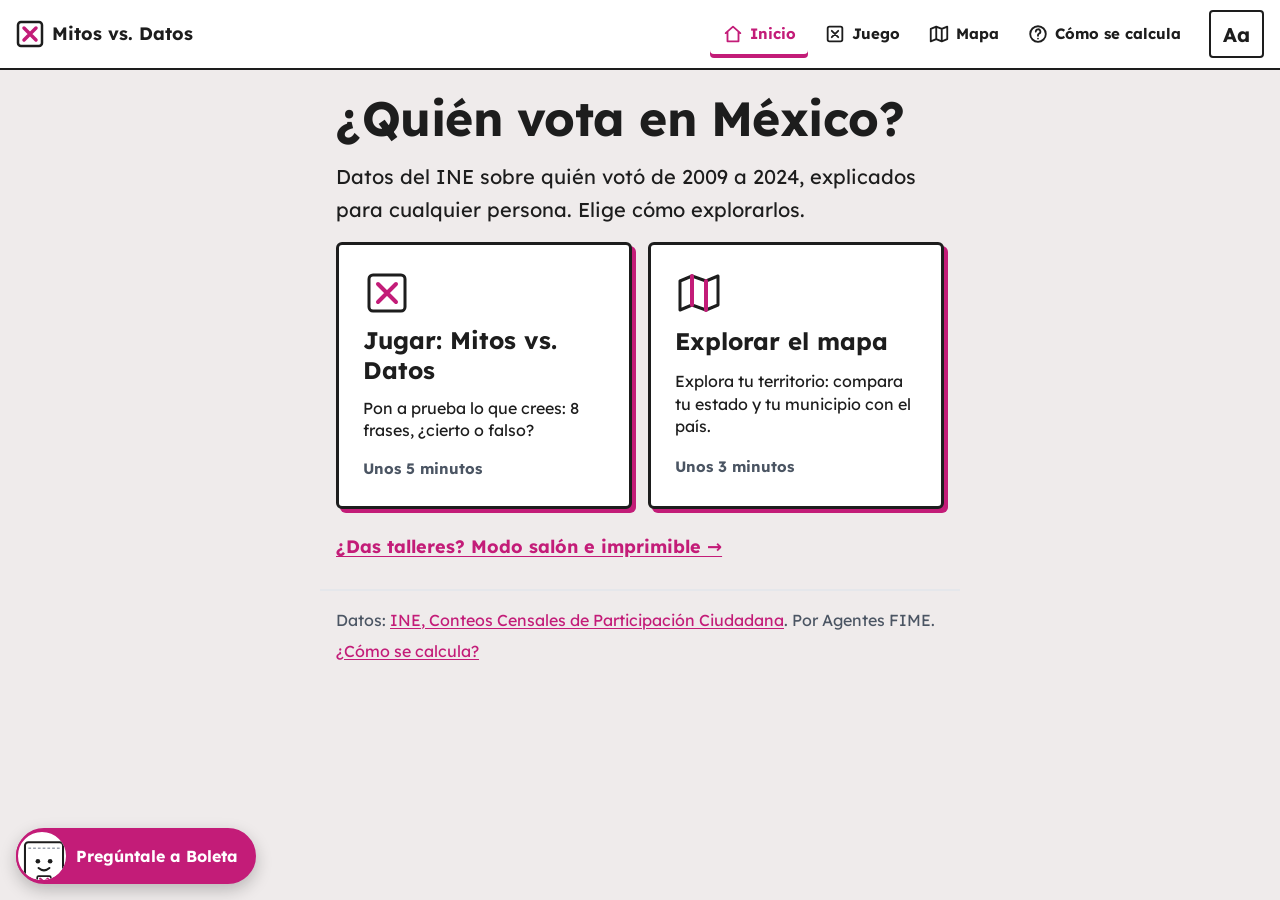
<file: site/index.html>
<!doctype html>
<html lang="es-MX">
<head>
  <meta charset="utf-8">
  <meta name="viewport" content="width=device-width, initial-scale=1">
  <title>Mitos vs. Datos: el juego</title>
  <meta name="description" content="Juego de cierto o falso sobre la participación electoral en México, con datos de los Conteos Censales de Participación Ciudadana del INE, 2009–2024.">
  <meta property="og:type" content="website">
  <meta property="og:locale" content="es_MX">
  <meta property="og:url" content="https://smorentin0-cloud.github.io/mitos-vs-datos-ccpc/">
  <meta property="og:title" content="Mitos vs. Datos: el juego">
  <meta property="og:description" content="¿Cuánto sabes de cómo vota México? ¿Mito o dato? Pon a prueba lo que sabes con datos del INE.">
  <meta property="og:image" content="https://smorentin0-cloud.github.io/mitos-vs-datos-ccpc/img/vista-previa.png">
  <meta property="og:image:width" content="1200">
  <meta property="og:image:height" content="630">
  <meta property="og:image:alt" content="Boleta con la pregunta ¿Cuánto sabes de cómo vota México? y las casillas Mito y Dato.">
  <meta name="twitter:card" content="summary_large_image">
  <meta name="twitter:title" content="Mitos vs. Datos: el juego">
  <meta name="twitter:description" content="¿Cuánto sabes de cómo vota México? Pon a prueba lo que sabes con datos del INE.">
  <meta name="twitter:image" content="https://smorentin0-cloud.github.io/mitos-vs-datos-ccpc/img/vista-previa.png">
  <meta name="theme-color" content="#FFFFFF">
  <link rel="icon" href="favicon.svg" type="image/svg+xml">
  <link rel="apple-touch-icon" href="img/icono-192.png">
  <link rel="manifest" href="manifest.webmanifest">
  <link rel="preload" href="fonts/lexend-latin-400.woff2" as="font" type="font/woff2" crossorigin>
  <link rel="preload" href="fonts/lexend-latin-700.woff2" as="font" type="font/woff2" crossorigin>
  <link rel="stylesheet" href="css/estilos.css">
  <link rel="stylesheet" href="css/atlas.css">
</head>
<body>
  <a class="saltar" href="#contenido">Saltar al contenido</a>

  <header class="barra">
    <a class="marca" href="#portada" data-ir="portada">
      <svg class="marca-icono" viewBox="0 0 28 28" aria-hidden="true">
        <rect x="2" y="2" width="24" height="24" rx="3" fill="#FFFFFF" stroke="#1D1D1D" stroke-width="2.5"/>
        <path d="M8 8 L20 20 M20 8 L8 20" stroke="#C31C78" stroke-width="3.5" stroke-linecap="round"/>
      </svg>
      <span>Mitos vs. Datos</span>
    </a>
    <div class="lectura">
      <span id="voz-indicador" class="voz-indicador" hidden>Voz</span>
      <button id="lectura-btn" class="lectura-btn" aria-expanded="false" aria-controls="panel-lectura" aria-label="Opciones de lectura">Aa</button>
      <div id="panel-lectura" class="panel-lectura" role="group" aria-labelledby="t-lectura" hidden>
        <p id="t-lectura" class="panel-titulo">Opciones de lectura</p>
        <button id="voz-auto" class="voz-btn" aria-pressed="false" hidden>
          <svg class="voz-icono" viewBox="0 0 24 24" aria-hidden="true"><path d="M4 9.5h3.5L12 5.5v13l-4.5-4H4z"/><path class="onda" d="M15.5 9a4 4 0 0 1 0 6M18 6.5a7.5 7.5 0 0 1 0 11"/></svg><span>Leer en voz alta</span>
        </button>
        <label id="voz-campo" class="voz-campo" hidden>Voz para leer
          <select id="voz-elegida"></select>
        </label>
        <label class="voz-campo">Lengua
          <select id="lengua">
            <option value="es" lang="es">Español</option>
            <option value="nah" lang="nah">Nawatl (náhuatl)</option>
            <option value="yua" lang="yua">Maaya t'aan (maya)</option>
            <option value="tzh" lang="tzh">Bats'il k'op (tseltal)</option>
          </select>
        </label>
        <p class="panel-nota">Náhuatl, maya y tseltal: traducción preliminar, sin revisar por hablantes. La página se vuelve a cargar.</p>
        <div class="tamano" role="group" aria-label="Tamaño de la letra">
          <button class="tamano-btn" data-tamano="1" aria-pressed="true" aria-label="Letra normal">A</button>
          <button class="tamano-btn" data-tamano="2" aria-pressed="false" aria-label="Letra grande">A</button>
          <button class="tamano-btn" data-tamano="3" aria-pressed="false" aria-label="Letra muy grande">A</button>
        </div>
        <p class="panel-nota">El juego no depende del sonido. La voz es opcional.</p>
      </div>
    </div>
    <nav class="nav-principal" aria-label="Secciones">
      <a href="#inicio" data-seccion="inicio" aria-current="page"><svg viewBox="0 0 24 24" aria-hidden="true"><path d="M4 11 L12 4 L20 11 M6 9.5 V20 H18 V9.5"/></svg><span>Inicio</span></a>
      <a href="#juego" data-seccion="juego"><svg viewBox="0 0 24 24" aria-hidden="true"><rect x="4" y="4" width="16" height="16" rx="2"/><path d="M8.5 8.5 L15.5 15.5 M15.5 8.5 L8.5 15.5"/></svg><span>Juego</span></a>
      <a href="#mapa" data-seccion="mapa"><svg viewBox="0 0 24 24" aria-hidden="true"><path d="M3 6.5 L9 4 L15 6.5 L21 4 V17.5 L15 20 L9 17.5 L3 20 Z M9 4 V17.5 M15 6.5 V20"/></svg><span>Mapa</span></a>
      <a href="#metodo" data-seccion="metodo"><svg viewBox="0 0 24 24" aria-hidden="true"><circle cx="12" cy="12" r="8.5"/><path d="M9.6 9.4 a2.5 2.5 0 1 1 3.4 2.3 c-.7.3-1 .8-1 1.5 V14 M12 17 v.01"/></svg><span>Cómo se calcula</span></a>
    </nav>
  </header>

  <aside id="aviso-lengua" class="aviso-lengua" lang="es" aria-label="Aviso sobre la traducción" hidden>
    <details>
      <summary class="aviso-lengua-titulo"></summary>
      <p class="aviso-lengua-texto"></p>
      <p class="aviso-lengua-fuentes"></p>
      <p><a href="?">Ver la página en español</a></p>
    </details>
  </aside>

  <main id="contenido" tabindex="-1">
    <h1 class="sr">Mitos vs. Datos: el juego</h1>

    <!-- 1. Portada -->
    <section id="portada" class="pantalla" aria-labelledby="t-portada">
      <h2 id="t-portada" class="titular">¿Quién vota en México?</h2>
      <p id="portada-entrada" class="entrada">Datos del INE sobre quién votó de 2009 a 2024, explicados para cualquier persona. Elige cómo explorarlos.</p>
      <p id="edicion" class="edicion" hidden></p>
      <p id="reto-aviso" class="reto-aviso" hidden></p>
      <!-- Dos puertas con el mismo peso: son la única acción de la portada (excepción a «un botón primario», ver AGENTS.md). -->
      <ul class="puertas">
        <li>
          <button class="puerta" data-ir="instrucciones" aria-describedby="puerta-juego-txt puerta-juego-tiempo">
            <svg class="puerta-icono" viewBox="0 0 48 48" aria-hidden="true"><rect x="6" y="6" width="36" height="36" rx="4"/><path class="puerta-x" d="M15 15 L33 33 M33 15 L15 33"/></svg>
            <span class="puerta-titulo">Jugar: Mitos vs. Datos</span>
            <span id="puerta-juego-txt" class="puerta-texto"></span>
            <span id="puerta-juego-tiempo" class="puerta-tiempo">Unos 5 minutos</span>
          </button>
        </li>
        <li>
          <button class="puerta" data-ir="mapa" aria-describedby="puerta-mapa-txt puerta-mapa-tiempo">
            <svg class="puerta-icono" viewBox="0 0 48 48" aria-hidden="true"><path d="M5 12 L17 7 L31 12 L43 7 V36 L31 41 L17 36 L5 41 Z"/><path class="puerta-x" d="M17 7 V36 M31 12 V41"/></svg>
            <span class="puerta-titulo">Explorar el mapa</span>
            <span id="puerta-mapa-txt" class="puerta-texto">Explora tu territorio: compara tu estado y tu municipio con el país.</span>
            <span id="puerta-mapa-tiempo" class="puerta-tiempo">Unos 3 minutos</span>
          </button>
        </li>
      </ul>
      <p class="enlaces-portada">
        <button class="enlace-texto" data-ir="talleres">¿Das talleres? Modo salón e imprimible →</button>
      </p>
    </section>

    <!-- Para talleres -->
    <section id="talleres" class="pantalla" aria-labelledby="t-talleres" hidden>
      <h2 id="t-talleres">Para talleres</h2>
      <p class="entrada">Para jugar en grupo con un proyector, o en papel si no hay dispositivos.</p>
      <div class="opcion-taller">
        <h3>Modo salón</h3>
        <p>Una pregunta por pantalla, letra muy grande y el grupo vota a mano alzada. Tú avanzas con las flechas o la barra espaciadora.</p>
        <button class="boton primario" id="entrar-salon">Empezar el modo salón</button>
      </div>
      <div class="opcion-taller">
        <h3>Versión para imprimir</h3>
        <p>Tarjetas tamaño carta con la frase al frente y la respuesta atrás.</p>
        <a class="boton secundario enlace-imprimible" href="imprimible.html">Abrir la versión para imprimir</a>
      </div>
      <div class="opcion-taller">
        <h3>Guía de facilitación</h3>
        <p>Un taller de 20 minutos, paso a paso.</p>
        <a class="boton secundario" href="guia.html">Leer la guía</a>
      </div>
      <p><button class="enlace-texto" data-ir="portada">Volver al inicio</button></p>
    </section>

    <!-- 2. Instrucciones -->
    <section id="instrucciones" class="pantalla" aria-labelledby="t-instr" hidden>
      <h2 id="t-instr">Cómo se juega</h2>
      <ol class="pasos">
        <li>
          <span class="paso-num" aria-hidden="true">1</span>
          <span><strong>Lee la frase.</strong> Algunas son mitos y otras son datos reales.</span>
        </li>
        <li>
          <span class="paso-num" aria-hidden="true">2</span>
          <span><strong>Marca tu respuesta:</strong> Cierto o Falso.</span>
        </li>
        <li>
          <span class="paso-num" aria-hidden="true">3</span>
          <span><strong>Mira los datos.</strong> Un sello te dice la respuesta y una gráfica te muestra por qué.</span>
        </li>
      </ol>
      <p class="voz-aviso" hidden>¿Prefieres escuchar? En el botón <strong>Aa</strong> de arriba activa «Leer en voz alta» y el juego te leerá cada pregunta y cada respuesta.</p>
      <div class="nota-papel">
        <p><strong>¿Qué es la participación?</strong> Es cuántas personas de cada 100 fueron a votar. Si dice 60%, votaron 60 de cada 100.</p>
      </div>
      <div class="acciones">
        <button class="boton primario" data-ir="perfil">Empezar</button>
      </div>
    </section>

    <!-- 2b. Perfil: quién eres en esta historia -->
    <section id="perfil" class="pantalla" aria-labelledby="t-perfil-pantalla" hidden>
      <h2 id="t-perfil-pantalla">Antes de empezar: ¿quién eres en esta historia?</h2>
      <p class="entrada">Con tu edad y tu estado, cada respuesta te mostrará cómo vota la gente como tú.</p>

      <div class="campo">
        <label for="p-edad" class="campo-titulo">Tu edad</label>
        <div class="numero">
          <button type="button" class="numero-btn" id="edad-menos" aria-controls="p-edad" aria-label="Un año menos">−</button>
          <input id="p-edad" type="number" inputmode="numeric" min="15" max="100" step="1" aria-describedby="edad-ayuda" autocomplete="off">
          <button type="button" class="numero-btn" id="edad-mas" aria-controls="p-edad" aria-label="Un año más">+</button>
        </div>
        <p id="edad-ayuda" class="ayuda">De 15 a 100 años.</p>
      </div>

      <div class="campo">
        <label for="p-estado" class="campo-titulo">Tu estado</label>
        <div class="combo">
          <input id="p-estado" class="buscador" type="text" aria-describedby="buscar-ayuda">
          <ul id="p-estado-lista" class="combo-lista"></ul>
        </div>
        <p id="buscar-ayuda" class="ayuda sr" aria-live="polite"></p>
      </div>

      <div class="campo" id="bloque-municipio" hidden>
        <button type="button" class="enlace-texto" id="agregar-municipio" aria-expanded="false" aria-controls="campo-municipio">+ Agregar mi municipio (opcional)</button>
        <div id="campo-municipio" hidden>
          <label for="p-municipio" class="campo-titulo">Tu municipio</label>
          <div class="combo">
            <input id="p-municipio" class="buscador" type="text" aria-describedby="mun-ayuda">
            <ul id="p-municipio-lista" class="combo-lista"></ul>
          </div>
          <p id="mun-ayuda" class="ayuda sr" aria-live="polite"></p>
        </div>
      </div>

      <p class="privacidad">
        <svg viewBox="0 0 24 24" aria-hidden="true"><rect x="5" y="10.5" width="14" height="10" rx="1.5"/><path d="M8 10.5V8a4 4 0 0 1 8 0v2.5"/></svg>
        <span>No guardamos ni enviamos tus respuestas.</span>
      </p>
      <p id="perfil-error" class="error" role="alert"></p>
      <div class="acciones">
        <button class="boton primario" id="perfil-continuar">Continuar</button>
        <button class="enlace-texto" id="perfil-no-decir">Prefiero no decir</button>
      </div>
    </section>

    <!-- 2c. Primer momento de la historia -->
    <section id="momento" class="pantalla" aria-labelledby="t-momento" hidden>
      <div class="boleta momento-boleta">
        <p class="folio">Tu historia</p>
        <h2 id="t-momento" class="momento-titulo"></h2>
        <p id="momento-texto" class="entrada"></p>
      </div>
      <div class="acciones">
        <button class="boton primario" id="iniciar">Empezar el juego</button>
        <button class="boton secundario" data-ir="perfil">Cambiar mis datos</button>
      </div>
    </section>

    <!-- 3. Preguntas -->
    <section id="juego" class="pantalla" aria-labelledby="t-mito" hidden>
      <div class="progreso">
        <ol id="casillas" class="casillas" aria-hidden="true"></ol>
        <p id="contador" class="contador" aria-live="polite"></p>
        <button id="salir-salon" class="salir-salon" hidden>Salir del modo salón</button>
      </div>

      <p id="intro-nivel" class="intro-nivel" hidden></p>

      <article class="boleta">
        <div id="masc-asoma" class="masc-asoma" aria-hidden="true"></div>
        <p id="nivel" class="folio"></p>
        <h2 id="t-mito" class="mito" tabindex="-1"></h2>
        <button class="escuchar" data-leer="pregunta" hidden><svg class="voz-icono" viewBox="0 0 24 24" aria-hidden="true"><path d="M4 9.5h3.5L12 5.5v13l-4.5-4H4z"/><path class="onda" d="M15.5 9a4 4 0 0 1 0 6M18 6.5a7.5 7.5 0 0 1 0 11"/></svg><span>Escuchar</span></button>
        <div id="sello" class="sello" hidden aria-hidden="true">
          <svg class="sello-icono" viewBox="0 0 24 24"><path id="sello-trazo" d=""/></svg>
          <span id="sello-texto"></span>
        </div>
        <div id="estimar" class="estimar" hidden>
          <p id="est-pregunta" class="est-pregunta"></p>
          <div id="est-control" class="est-control">
            <button type="button" class="numero-btn" id="est-menos" aria-controls="est-rango" aria-label="Uno menos">−</button>
            <input type="range" id="est-rango" min="0" max="100" step="1" value="50" aria-labelledby="est-pregunta">
            <button type="button" class="numero-btn" id="est-mas" aria-controls="est-rango" aria-label="Uno más">+</button>
          </div>
          <p id="est-muestra" class="est-valor" aria-hidden="true"><output id="est-valor" for="est-rango">50</output> <span id="est-unidad"></span></p>
          <button class="boton primario" id="est-ver">Ver el dato</button>
          <div id="est-resultado" class="est-resultado" hidden>
            <p id="est-texto" class="est-texto" role="status"></p>
            <div class="est-barras" aria-hidden="true">
              <span class="est-fila"><span id="est-etq-tu"></span><span class="est-pista"><span id="est-barra-tu" class="est-barra tu"></span></span></span>
              <span class="est-fila"><span id="est-etq-real"></span><span class="est-pista"><span id="est-barra-real" class="est-barra real"></span></span></span>
            </div>
          </div>
        </div>
        <fieldset id="opciones" class="opciones">
          <legend class="sr">¿Es cierto o falso?</legend>
          <button class="opcion" data-respuesta="cierto">
            <span class="casilla" aria-hidden="true"><svg viewBox="0 0 40 40"><path class="trazo" d="M9 9 L31 31"/><path class="trazo t2" d="M31 9 L9 31"/></svg></span>
            <span>Cierto</span>
          </button>
          <button class="opcion" data-respuesta="falso">
            <span class="casilla" aria-hidden="true"><svg viewBox="0 0 40 40"><path class="trazo" d="M9 9 L31 31"/><path class="trazo t2" d="M31 9 L9 31"/></svg></span>
            <span>Falso</span>
          </button>
        </fieldset>
        <div id="salon-votar" class="salon-votar" hidden>
          <p class="salon-pregunta">Levanten la mano: ¿cierto o falso?</p>
          <button class="boton primario" id="revelar">Revelar</button>
          <p class="salon-teclas"><span>Teclado:</span> <kbd>→</kbd> <span>o</span> <kbd>Espacio</kbd> <span>para avanzar,</span> <kbd>←</kbd> <span>para regresar,</span> <kbd>Esc</kbd> <span>para salir.</span></p>
        </div>
      </article>

      <div id="revelacion" class="revelacion" hidden>
        <h3 id="t-veredicto" class="retro" tabindex="-1"></h3>
        <p class="dato-clave"><span id="dato-cifra" class="dato-cifra"></span> <span id="dato-texto" class="dato-texto"></span></p>
        <p id="resumen-mito" class="resumen-mito"></p>
        <button class="escuchar" data-leer="explicacion" hidden><svg class="voz-icono" viewBox="0 0 24 24" aria-hidden="true"><path d="M4 9.5h3.5L12 5.5v13l-4.5-4H4z"/><path class="onda" d="M15.5 9a4 4 0 0 1 0 6M18 6.5a7.5 7.5 0 0 1 0 11"/></svg><span>Escuchar todo</span></button>

        <p id="g-caso" class="g-caso" hidden></p>
        <figure id="figura" class="grafica">
          <figcaption id="g-titulo" class="g-titulo"></figcaption>
          <div id="vista" class="vista" role="group" aria-label="Ver el dato de" hidden>
            <button class="vista-btn" data-vista="local" aria-pressed="true"></button>
            <button class="vista-btn" data-vista="nacional" aria-pressed="false"></button>
          </div>
          <p id="g-local" class="g-local" hidden></p>
          <div id="g-lienzo" class="g-lienzo"></div>
          <p id="g-fuente" class="g-fuente"></p>
          <details id="g-detalle-tabla" class="g-tabla">
            <summary>Ver los datos en una tabla</summary>
            <div id="g-tabla"></div>
          </details>
        </figure>

        <details id="mas-contexto" class="mas-contexto">
          <summary>Más contexto</summary>
          <p id="explicacion" class="explicacion"></p>
          <p id="g-nota" class="g-nota" hidden></p>
          <p id="discusion" class="discusion"><strong>Para conversar:</strong> <span id="discusion-texto"></span></p>
        </details>

        <p class="ver-en-mapa"><button class="enlace-texto" id="ver-en-mapa">Ver esto en el mapa →</button></p>

        <div class="acciones acciones-fijas">
          <button class="boton primario" id="siguiente">Siguiente pregunta</button>
        </div>
      </div>
    </section>

    <!-- 4. Resultado y cierre: un recorrido de 4 pasos -->
    <section id="resultado" class="pantalla" aria-labelledby="t-resultado" hidden>
      <div class="progreso">
        <ol id="pasos-res" class="casillas pasos-res" aria-hidden="true">
          <li>1</li><li>2</li><li>3</li><li>4</li>
        </ol>
        <div class="progreso-fila">
          <p id="paso-contador" class="contador" aria-live="polite"></p>
          <button class="escuchar escuchar-icono" data-leer="resultado" hidden><svg class="voz-icono" viewBox="0 0 24 24" aria-hidden="true"><path d="M4 9.5h3.5L12 5.5v13l-4.5-4H4z"/><path class="onda" d="M15.5 9a4 4 0 0 1 0 6M18 6.5a7.5 7.5 0 0 1 0 11"/></svg><span class="sr">Escuchar este paso</span></button>
        </div>
      </div>

      <div class="paso" id="paso-1">
        <div id="masc-resultado" class="masc-resultado" aria-hidden="true"></div>
        <h2 id="t-resultado" tabindex="-1"></h2>
        <p id="mensaje" class="entrada"></p>
        <details class="plegable">
          <summary>Tus respuestas</summary>
          <ol id="resumen" class="resumen"></ol>
        </details>
        <p class="invita-mapa"><button class="enlace-texto" data-ir="mapa">¿Y en tu estado? Explóralo en el mapa →</button></p>
      </div>

      <div class="paso" id="paso-2" hidden>
        <h2 id="t-paso-2" tabindex="-1"></h2>
        <p id="perfil-mensaje" class="perfil-dato"></p>
        <figure class="grafica">
          <figcaption id="perfil-g-titulo" class="g-titulo sr"></figcaption>
          <div id="perfil-g-lienzo" class="g-lienzo"></div>
          <p id="perfil-g-fuente" class="g-fuente"></p>
          <details class="g-tabla">
            <summary>Ver los datos en una tabla</summary>
            <div id="perfil-g-tabla"></div>
          </details>
        </figure>
        <p id="perfil-comparacion"></p>
        <p id="perfil-municipio" class="perfil-municipio" hidden></p>
      </div>

      <div class="paso" id="paso-3" hidden>
        <h2 id="t-paso-3" tabindex="-1"></h2>
        <section id="historia" class="historia" aria-label="Tu historia como votante" hidden>
          <p id="historia-intro"></p>
          <ol id="historia-lista" class="linea-tiempo"></ol>
          <p id="historia-fuente" class="g-fuente"></p>
          <details class="g-tabla">
            <summary>Ver los datos en una tabla</summary>
            <div id="historia-tabla"></div>
          </details>
        </section>
        <section id="estimaciones" class="estimaciones" aria-labelledby="t-estimaciones" hidden>
          <h3 id="t-estimaciones" class="sr">Tus estimaciones</h3>
          <p id="est-resumen"></p>
          <details class="plegable">
            <summary>Ver cada estimación</summary>
            <ul id="est-lista" class="est-lista"></ul>
          </details>
        </section>
      </div>

      <div class="paso" id="paso-4" hidden>
        <h2 id="t-paso-4" tabindex="-1">Tu compromiso y tu tarjeta</h2>
        <p id="cierre-paso" class="entrada"></p>
        <div class="compromisos" role="group" aria-labelledby="t-compromiso">
          <p id="t-compromiso" class="campo-titulo">Elige un compromiso para tu tarjeta:</p>
          <button class="compromiso-btn" data-compromiso="credencial" aria-pressed="false"><span class="casilla" aria-hidden="true"><svg viewBox="0 0 40 40"><path class="trazo" d="M9 9 L31 31"/><path class="trazo t2" d="M31 9 L9 31"/></svg></span><span class="compromiso-texto"></span></button>
          <button class="compromiso-btn" data-compromiso="votar" aria-pressed="false"><span class="casilla" aria-hidden="true"><svg viewBox="0 0 40 40"><path class="trazo" d="M9 9 L31 31"/><path class="trazo t2" d="M31 9 L9 31"/></svg></span><span class="compromiso-texto"></span></button>
          <button class="compromiso-btn" data-compromiso="invitar" aria-pressed="false"><span class="casilla" aria-hidden="true"><svg viewBox="0 0 40 40"><path class="trazo" d="M9 9 L31 31"/><path class="trazo t2" d="M31 9 L9 31"/></svg></span><span class="compromiso-texto"></span></button>
        </div>
        <p id="compromiso-aviso" class="aviso" role="status"></p>
        <div class="tarjeta-bloque">
          <div class="tarjeta-contenedor">
            <canvas id="tarjeta" width="1080" height="1350" role="img" aria-label=""></canvas>
          </div>
          <div class="tarjeta-acciones">
            <button class="boton primario" id="compartir">Compartir mi tarjeta</button>
            <button class="boton secundario" id="descargar">Descargar</button>
            <button class="boton secundario" id="reto-generacion">Reta a alguien de otra generación</button>
            <button class="boton secundario" id="copiar">Copiar enlace</button>
          </div>
        </div>
        <p id="aviso-compartir" class="aviso" role="status"></p>
        <p class="enlaces-portada en-linea">
          <a class="enlace-texto" href="https://ine.mx/" rel="noopener">Ir al sitio del INE</a>
          <button class="enlace-texto" data-ir="mapa">Explorar el mapa</button>
          <button class="enlace-texto jugar-otra">Jugar otra vez</button>
        </p>
      </div>

      <div class="acciones pasos-nav">
        <button class="boton secundario" id="paso-atras">Atrás</button>
        <button class="boton primario" id="paso-siguiente">Siguiente</button>
      </div>
    </section>

    <!-- 5. Cierre del modo salón (sin puntaje individual) -->
    <section id="cierre" class="pantalla" aria-labelledby="t-cierre" hidden>
      <h2 id="t-cierre" tabindex="-1">Los datos cuentan otra historia</h2>
      <p id="cierre-texto" class="entrada">Muchas frases que repetimos sobre el voto no coinciden con los datos. La participación cambia con la edad, el lugar y el tipo de elección. Cada persona cuenta.</p>
      <ul class="llamado">
        <li><strong>Infórmate</strong> en fuentes oficiales antes de compartir una cifra.</li>
        <li><strong>Revisa</strong> que tu credencial para votar esté vigente y que tus datos estén al día.</li>
        <li><strong>Participa</strong> en cada elección, sea presidencial o intermedia.</li>
      </ul>
      <div class="acciones">
        <a class="boton primario" href="https://ine.mx/" rel="noopener">Ir al sitio del INE</a>
      </div>
      <p class="enlaces-portada">
        <button class="enlace-texto" data-ir="mapa">Explorar el mapa</button>
        <a class="enlace-texto enlace-imprimible" href="imprimible.html">Versión para imprimir</a>
        <button class="enlace-texto jugar-otra">Jugar otra vez</button>
      </p>
    </section>

    <!-- Mapa: dos pestañas, «Explorar» (libre) y «Recorrido por regiones» (guiado). Ver js/explorar.js y js/atlas.js. -->
    <section id="mapa" class="pantalla" aria-labelledby="t-mapa" hidden>
      <h2 id="t-mapa" tabindex="-1">Explora tu territorio</h2>
      <p class="entrada">Compara cómo votó cada estado y cada municipio de 2009 a 2024.</p>
      <p id="mapa-volver" hidden><button class="enlace-texto" id="volver-juego">← Volver al juego</button></p>
      <div class="pestanas" role="tablist" aria-label="Formas de ver el mapa">
        <button id="tab-explorar" class="pestana" role="tab" aria-selected="true" aria-controls="panel-explorar">Explorar</button>
        <button id="tab-recorrido" class="pestana" role="tab" aria-selected="false" aria-controls="panel-recorrido" tabindex="-1">Recorrido por regiones</button>
      </div>

      <div id="panel-explorar" class="panel-datos atlas mx" role="tabpanel" aria-labelledby="tab-explorar">
        <div class="mx-filtros">
          <label class="mx-campo"><span class="campo-titulo">Elección</span>
            <select id="mx-anio" class="at-selector"></select>
          </label>
          <label class="mx-campo"><span class="campo-titulo">Ver</span>
            <select id="mx-ver" class="at-selector"></select>
          </label>
          <label class="mx-campo" id="mx-campo-grupo" hidden><span class="campo-titulo">Grupo</span>
            <select id="mx-grupo" class="at-selector"></select>
          </label>
        </div>

        <div class="mx-cuerpo">
          <figure class="mx-mapa-fig" aria-labelledby="mx-titulo">
            <figcaption id="mx-titulo" class="g-titulo"></figcaption>
            <p id="mx-ayuda" class="ayuda">Toca un estado o, con el teclado, recórrelos con las flechas y elige con Enter. También puedes usar la lista o la tabla.</p>
            <svg id="mx-mapa" class="at-mapa mx-mapa" role="group" aria-labelledby="mx-titulo" aria-describedby="mx-ayuda" preserveAspectRatio="xMidYMid meet">
              <g class="capa-estados"></g>
              <g class="capa-regiones"></g>
              <g class="capa-etiquetas" aria-hidden="true"></g>
            </svg>
            <p id="mx-enfocado" class="mx-enfocado" aria-hidden="true"></p>
            <p class="mx-leyenda-titulo" id="mx-leyenda-t">De cada 100 personas, votaron:</p>
            <ol id="mx-leyenda" class="at-leyenda-mapa" aria-labelledby="mx-leyenda-t"></ol>
            <p><button id="mx-pais" class="enlace-texto" hidden>Ver todo el país</button></p>
          </figure>

          <div class="mx-lado">
            <div class="mx-buscar">
              <label for="mx-estado" class="campo-titulo">Estado</label>
              <select id="mx-estado" class="at-selector"><option value="">Elige un estado</option></select>
              <p class="mx-atajos">
                <button id="mx-mi-estado" class="enlace-texto" hidden></button>
                <button id="mx-mi-edad" class="enlace-texto" hidden>Ver mi grupo de edad</button>
              </p>
              <div id="mx-bloque-mun" hidden>
                <label for="mx-municipio" class="campo-titulo">Busca un municipio <span class="opcional">(opcional)</span></label>
                <div class="combo">
                  <input id="mx-municipio" class="buscador" type="text" aria-describedby="mx-mun-ayuda">
                  <ul id="mx-municipio-lista" class="combo-lista"></ul>
                </div>
                <p id="mx-mun-ayuda" class="ayuda sr" aria-live="polite"></p>
              </div>
            </div>

            <p id="mx-indicacion" class="mx-indicacion">Elige un estado en el mapa o en la lista para ver su dato y cómo ha cambiado.</p>
            <section id="mx-panel" class="mx-panel" aria-labelledby="mx-p-titulo" hidden>
              <h3 id="mx-p-titulo" tabindex="-1"></h3>
              <p id="mx-p-frase" class="mx-frase" aria-live="polite"></p>
              <p id="mx-p-mun" class="mx-frase-mun" aria-live="polite" hidden></p>
              <button class="escuchar" data-leer="mapa" hidden><svg class="voz-icono" viewBox="0 0 24 24" aria-hidden="true"><path d="M4 9.5h3.5L12 5.5v13l-4.5-4H4z"/><path class="onda" d="M15.5 9a4 4 0 0 1 0 6M18 6.5a7.5 7.5 0 0 1 0 11"/></svg><span>Escuchar</span></button>
              <figure class="grafica">
                <figcaption id="mx-p-g-t" class="g-titulo"></figcaption>
                <div id="mx-p-g" class="at-lienzo"></div>
                <details class="g-tabla"><summary>Ver los datos en una tabla</summary><div id="mx-p-t"></div></details>
              </figure>
              <p class="mx-enlaces">
                <button id="mx-ponte" class="enlace-texto">¿Crees que conoces tu estado? Ponte a prueba →</button>
                <button id="mx-mas" class="enlace-texto">Ver por edad, sexo y tipo de sección →</button>
                <button id="mx-copiar" class="enlace-texto">Copiar enlace a esta vista</button>
              </p>
              <p id="mx-copiado" class="aviso" role="status"></p>
            </section>
          </div>
        </div>

        <details class="g-tabla mx-tabla"><summary id="mx-tabla-resumen">Ver todos los estados en una tabla</summary><div id="mx-tabla"></div></details>
        <details id="mx-tabla-mun-bloque" class="g-tabla mx-tabla" hidden><summary id="mx-tabla-mun-resumen"></summary><p id="mx-tabla-mun-nota" class="ayuda"></p><div id="mx-tabla-mun"></div></details>
        <p id="mx-fuente" class="g-fuente"></p>
      </div>

      <div id="panel-recorrido" class="panel-datos atlas" role="tabpanel" aria-labelledby="tab-recorrido" hidden>
        <p class="entrada">¿Dónde se vota más en México? Baja con calma: el mapa se mueve del país a cada región y, al final, a tu estado.</p>
        <p><button class="enlace-texto" data-a-compara>Ir directo a comparar tu estado</button></p>

        <!-- Recorrido: el mapa queda fijo y los pasos pasan al lado (o debajo, en el celular). -->
        <div class="at-recorrido">
          <figure class="at-mapa-col" aria-labelledby="a-mapa-titulo">
            <figcaption class="at-mapa-cabeza">
              <span id="a-mapa-titulo" class="at-mapa-titulo"></span>
              <span id="a-mapa-anio" class="at-mapa-anio"></span>
            </figcaption>
            <div class="at-mapa-caja">
              <svg id="a-mapa" class="at-mapa" role="img" aria-labelledby="a-mapa-desc" preserveAspectRatio="xMidYMid meet">
                <desc id="a-mapa-desc"></desc>
                <g class="capa-estados"></g>
                <g class="capa-regiones"></g>
                <g class="capa-etiquetas" aria-hidden="true"></g>
              </svg>
            </div>
            <ol id="a-leyenda" class="at-leyenda-mapa" aria-label="De cada 100 personas, votaron"></ol>
          </figure>

          <div class="at-pasos">
            <section class="at-paso at-paso-portada" data-paso="portada" aria-labelledby="a-t-portada">
              <h3 id="a-t-portada">Atlas de la participación</h3>
              <p class="at-texto">Un recorrido por el mapa de México, de lo nacional a cada región y a tu estado.</p>
              <p class="at-pista" aria-hidden="true"><svg viewBox="0 0 24 24"><path d="M12 4 V19 M6 13 L12 19 L18 13"/></svg> <span>Desliza hacia abajo</span></p>
            </section>
            <div id="a-pasos-generados"></div>
            <section class="at-paso at-paso-final" data-paso="final" aria-labelledby="a-t-final">
              <h3 id="a-t-final">¿Y tu estado?</h3>
              <p>Elige tu estado para ver cómo vota frente al país. No guardamos tu elección: solo vive en esta página mientras la ves.</p>
              <label class="at-campo-titulo" for="a-elige-estado">Tu estado</label>
              <select id="a-elige-estado" class="at-selector">
                <option value="">Elige un estado</option>
              </select>
              <p id="a-final-resumen" class="at-texto at-final-resumen" aria-live="polite" hidden></p>
              <button id="a-ir-compara" class="enlace-texto" data-a-compara hidden>Compáralo con el país →</button>
            </section>
          </div>
        </div>

        <!-- Comparación: tu estado frente al país. -->
        <section id="a-compara" class="at-compara" aria-labelledby="a-t-compara" tabindex="-1">
          <h3 id="a-t-compara">Tu estado frente al país</h3>
          <p id="a-compara-vacio">Elige tu estado arriba, o aquí:</p>
          <div class="at-compara-controles">
            <div>
              <label class="at-campo-titulo" for="a-elige-estado-2">Estado</label>
              <select id="a-elige-estado-2" class="at-selector">
                <option value="">Elige un estado</option>
              </select>
            </div>
            <div role="group" aria-label="Elección">
              <span class="at-campo-titulo" aria-hidden="true">Elección</span>
              <div id="a-anios" class="at-anios-botones"></div>
            </div>
          </div>

          <div id="a-compara-cuerpo" hidden>
            <div class="at-cifras" aria-live="polite">
              <p class="at-cifra"><span id="a-c-estado-valor" class="at-cifra-num"></span><span id="a-c-estado-nombre" class="at-cifra-etq"></span></p>
              <p class="at-cifra at-cifra-nacional"><span id="a-c-nac-valor" class="at-cifra-num"></span><span class="at-cifra-etq">México</span></p>
              <p id="a-c-frase" class="at-cifra-frase"></p>
            </div>

            <div class="at-graficas">
              <figure class="grafica" aria-labelledby="a-g1-t">
                <figcaption id="a-g1-t" class="g-titulo"></figcaption>
                <div id="a-g-historia" class="at-lienzo"></div>
                <details class="g-tabla"><summary>Ver los datos en una tabla</summary><div id="a-t-historia"></div></details>
              </figure>
              <figure class="grafica" aria-labelledby="a-g2-t">
                <figcaption id="a-g2-t" class="g-titulo"></figcaption>
                <p id="a-g-edad-frase" class="at-frase"></p>
                <div id="a-g-edad" class="at-lienzo"></div>
                <details class="g-tabla"><summary>Ver los datos en una tabla</summary><div id="a-t-edad"></div></details>
              </figure>
              <figure class="grafica" aria-labelledby="a-g3-t">
                <figcaption id="a-g3-t" class="g-titulo"></figcaption>
                <div id="a-g-sexo" class="at-lienzo"></div>
                <details class="g-tabla"><summary>Ver los datos en una tabla</summary><div id="a-t-sexo"></div></details>
              </figure>
              <figure class="grafica" aria-labelledby="a-g4-t">
                <figcaption id="a-g4-t" class="g-titulo"></figcaption>
                <div id="a-g-seccion" class="at-lienzo"></div>
                <details class="g-tabla"><summary>Ver los datos en una tabla</summary><div id="a-t-seccion"></div></details>
              </figure>
            </div>
          </div>
          <p id="a-fuente" class="g-fuente"></p>
        </section>
      </div>
    </section>

    <!-- Cómo se calcula: una sola explicación para el juego y el mapa -->
    <section id="metodo" class="pantalla" aria-labelledby="t-metodo" hidden>
      <h2 id="t-metodo" tabindex="-1">Cómo se calcula</h2>
      <p class="entrada">Todas las cifras del juego y del mapa salen de la misma fuente y se calculan igual.</p>
      <h3>La participación</h3>
      <p id="nota-metodo"></p>
      <p>En el sitio la decimos como «de cada 100»: si votó el 60%, votaron 60 de cada 100 personas.</p>
      <h3>La fuente</h3>
      <p>INE, <a href="https://ine.mx/transparencia/datos-abiertos/visualizacion-datos/conteos-censales-participacion/" rel="noopener">Conteos Censales de Participación Ciudadana</a> de las elecciones federales de 2009 a 2024. Son datos abiertos y agregados: no hay datos de ninguna persona.</p>
      <h3>Datos con pocas personas</h3>
      <p id="metodo-umbral"></p>
      <h3>Lenguas indígenas</h3>
      <p lang="es">El sitio tiene una traducción preliminar al náhuatl, al maya (peninsular) y al tseltal, las tres lenguas indígenas con más hablantes en México según el Censo de Población y Vivienda 2020 del INEGI. La hizo una inteligencia artificial y todavía no la revisan personas hablantes, así que puede tener errores; se elige en el botón <strong>Aa</strong>. Las cifras son las mismas en todas las lenguas.</p>
      <h3>Lo que no guardamos</h3>
      <p>Tu edad, tu estado, tu municipio y tus respuestas viven solo en esta página mientras la usas. No los guardamos ni los enviamos.</p>
    </section>
  </main>

  <!-- Pregúntale a Boleta: botón flotante en todas las pantallas y ventana del chat (chat-motor.js) -->
  <button id="chat-abrir" class="chat-flotante" lang="es" aria-haspopup="dialog" aria-controls="chat-panel">
    <span id="chat-flotante-masc" class="chat-flotante-masc" aria-hidden="true"></span>
    <span class="chat-flotante-texto">Pregúntale a Boleta</span>
  </button>
  <p id="saludo-lengua" class="saludo-lengua" role="status" hidden></p>
  <dialog id="chat-panel" class="chat-panel" lang="es" aria-labelledby="t-chat">
    <div class="chat-cabeza">
      <div id="masc-chat" class="masc-chat" aria-hidden="true"></div>
      <div class="chat-titulos">
        <h2 id="t-chat">Pregúntale a Boleta</h2>
        <p class="chat-intro">Respondo con datos del INE de 2009 a 2024. Lo que escribes no se guarda ni se envía.</p>
        <p id="chat-aviso-lengua" class="chat-intro chat-aviso-lengua" lang="es" hidden></p>
      </div>
      <button id="chat-cerrar" class="chat-cerrar" aria-label="Cerrar el chat">
        <svg viewBox="0 0 24 24" aria-hidden="true"><path d="M6 6 L18 18 M18 6 L6 18"/></svg>
      </button>
    </div>
    <div id="chat-log" class="chat-log" role="log" aria-label="Conversación con Boleta" tabindex="0"></div>
    <div id="chat-sugerencias" class="chat-sugerencias" role="group" aria-label="Preguntas sugeridas"></div>
    <form id="chat-form" class="chat-form" autocomplete="off">
      <label for="chat-entrada" class="chat-etiqueta">Tu pregunta</label>
      <div class="chat-fila">
        <input id="chat-entrada" type="text" maxlength="200" enterkeyhint="send" placeholder="Por ejemplo: ¿cuánto votó Jalisco?">
        <button class="boton primario" type="submit">Preguntar</button>
      </div>
    </form>
    <button id="chat-escuchar" class="escuchar" hidden><svg class="voz-icono" viewBox="0 0 24 24" aria-hidden="true"><path d="M4 9.5h3.5L12 5.5v13l-4.5-4H4z"/><path class="onda" d="M15.5 9a4 4 0 0 1 0 6M18 6.5a7.5 7.5 0 0 1 0 11"/></svg><span>Escuchar la respuesta</span></button>
  </dialog>

  <footer id="pie" class="pie">
    <p>Datos: <a href="https://ine.mx/transparencia/datos-abiertos/visualizacion-datos/conteos-censales-participacion/" rel="noopener">INE, Conteos Censales de Participación Ciudadana</a>. Por Agentes FIME.</p>
    <p><a href="#metodo">¿Cómo se calcula?</a></p>
  </footer>

  <script src="js/textos.js"></script>
  <script src="js/lenguas.js"></script>
  <script src="js/datos.js"></script>
  <script src="js/graficas.js"></script>
  <script src="js/mapa.js"></script>
  <script src="js/atlas-graficas.js"></script>
  <script src="js/atlas.js"></script>
  <script src="js/combobox.js"></script>
  <script src="js/explorar.js"></script>
  <script src="js/personal.js"></script>
  <script src="js/caso.js"></script>
  <script src="js/voz.js"></script>
  <script src="js/mascota.js"></script>
  <script src="js/chat-motor.js"></script>
  <script src="js/chat-lenguas.js"></script>
  <script src="js/chat.js"></script>
  <script src="js/juego.js"></script>
</body>
</html>
</file>
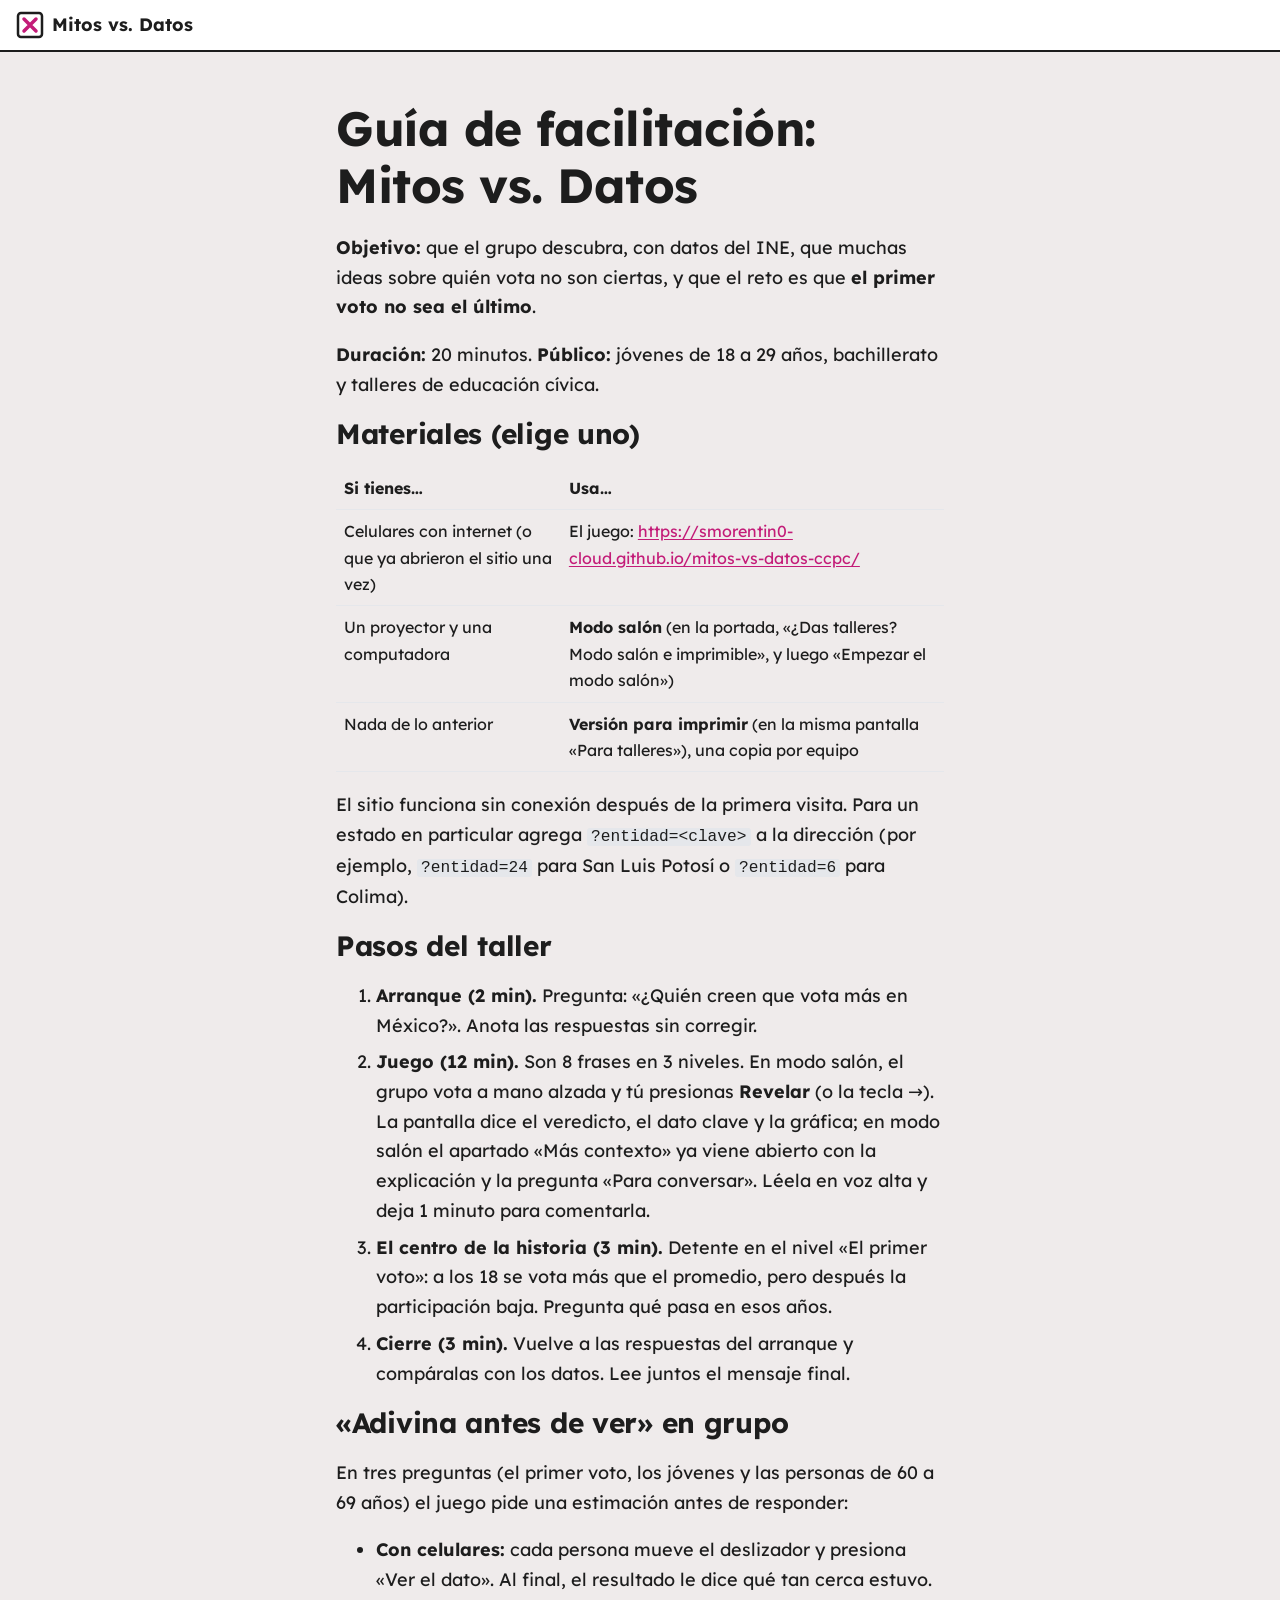
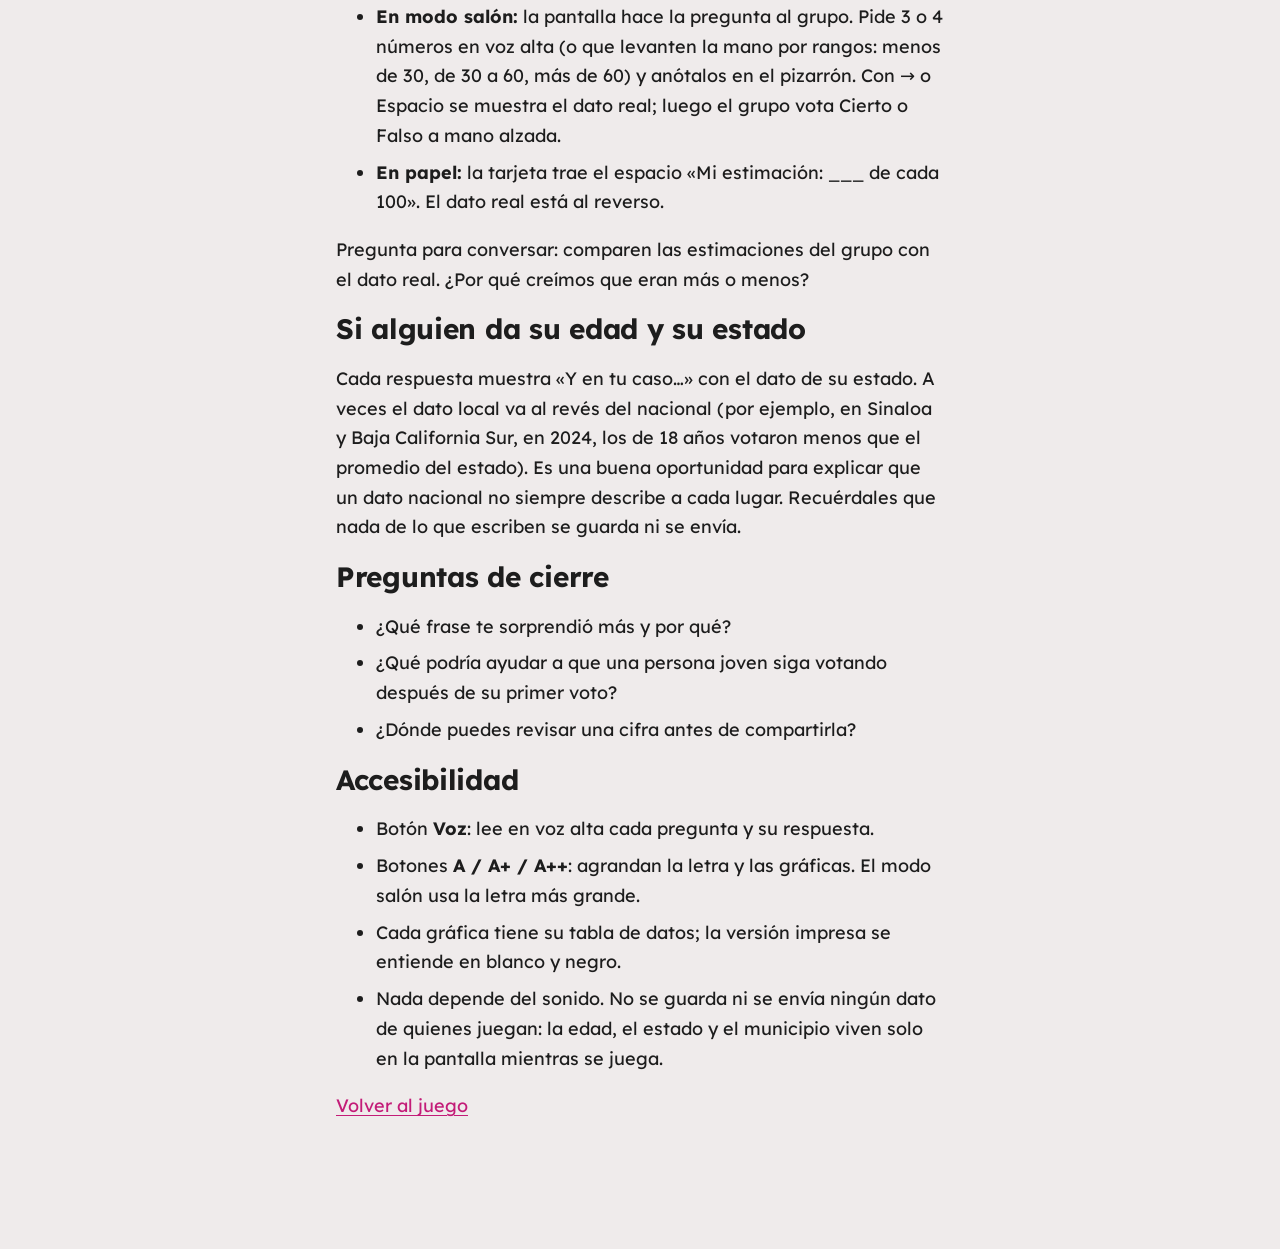
<file: site/guia.html>
<!doctype html>
<html lang="es-MX">
<head>
  <meta charset="utf-8">
  <meta name="viewport" content="width=device-width, initial-scale=1">
  <title>Guía de facilitación: Mitos vs. Datos</title>
  <link rel="icon" href="favicon.svg" type="image/svg+xml">
  <link rel="manifest" href="manifest.webmanifest">
  <link rel="stylesheet" href="css/estilos.css">
</head>
<body class="guia">
  <a class="saltar" href="#contenido">Saltar al contenido</a>
  <header class="barra">
    <a class="marca" href="./">
      <svg class="marca-icono" viewBox="0 0 28 28" aria-hidden="true">
        <rect x="2" y="2" width="24" height="24" rx="3" fill="#FFFFFF" stroke="#1D1D1D" stroke-width="2.5"/>
        <path d="M8 8 L20 20 M20 8 L8 20" stroke="#C31C78" stroke-width="3.5" stroke-linecap="round"/>
      </svg>
      <span>Mitos vs. Datos</span>
    </a>
  </header>
  <main id="contenido" tabindex="-1">
    <article class="texto-guia">
      <h1 class="titular">Guía de facilitación: Mitos vs. Datos</h1>
      <p><strong>Objetivo:</strong> que el grupo descubra, con datos del INE, que muchas ideas sobre quién vota no son ciertas, y que el reto es que <strong>el primer voto no sea el último</strong>.</p>
      <p><strong>Duración:</strong> 20 minutos. <strong>Público:</strong> jóvenes de 18 a 29 años, bachillerato y talleres de educación cívica.</p>
      <h2>Materiales (elige uno)</h2>
      <table><thead><tr><th>Si tienes…</th><th>Usa…</th></tr></thead><tbody>
      <tr><td>Celulares con internet (o que ya abrieron el sitio una vez)</td><td>El juego: <a href="https://smorentin0-cloud.github.io/mitos-vs-datos-ccpc/">https://smorentin0-cloud.github.io/mitos-vs-datos-ccpc/</a></td></tr>
      <tr><td>Un proyector y una computadora</td><td><strong>Modo salón</strong> (en la portada, «¿Das talleres? Modo salón e imprimible», y luego «Empezar el modo salón»)</td></tr>
      <tr><td>Nada de lo anterior</td><td><strong>Versión para imprimir</strong> (en la misma pantalla «Para talleres»), una copia por equipo</td></tr>
      </tbody></table>
      <p>El sitio funciona sin conexión después de la primera visita. Para un estado en particular agrega <code>?entidad=&lt;clave&gt;</code> a la dirección (por ejemplo, <code>?entidad=24</code> para San Luis Potosí o <code>?entidad=6</code> para Colima).</p>
      <h2>Pasos del taller</h2>
      <ol>
      <li><strong>Arranque (2 min).</strong> Pregunta: «¿Quién creen que vota más en México?». Anota las respuestas sin corregir.</li>
      <li><strong>Juego (12 min).</strong> Son 8 frases en 3 niveles. En modo salón, el grupo vota a mano alzada y tú presionas <strong>Revelar</strong> (o la tecla →). La pantalla dice el veredicto, el dato clave y la gráfica; en modo salón el apartado «Más contexto» ya viene abierto con la explicación y la pregunta «Para conversar». Léela en voz alta y deja 1 minuto para comentarla.</li>
      <li><strong>El centro de la historia (3 min).</strong> Detente en el nivel «El primer voto»: a los 18 se vota más que el promedio, pero después la participación baja. Pregunta qué pasa en esos años.</li>
      <li><strong>Cierre (3 min).</strong> Vuelve a las respuestas del arranque y compáralas con los datos. Lee juntos el mensaje final.</li>
      </ol>
      <h2>«Adivina antes de ver» en grupo</h2>
      <p>En tres preguntas (el primer voto, los jóvenes y las personas de 60 a 69 años) el juego pide una estimación antes de responder:</p>
      <ul>
      <li><strong>Con celulares:</strong> cada persona mueve el deslizador y presiona «Ver el dato». Al final, el resultado le dice qué tan cerca estuvo.</li>
      <li><strong>En modo salón:</strong> la pantalla hace la pregunta al grupo. Pide 3 o 4 números en voz alta (o que levanten la mano por rangos: menos de 30, de 30 a 60, más de 60) y anótalos en el pizarrón. Con → o Espacio se muestra el dato real; luego el grupo vota Cierto o Falso a mano alzada.</li>
      <li><strong>En papel:</strong> la tarjeta trae el espacio «Mi estimación: ___ de cada 100». El dato real está al reverso.</li>
      </ul>
      <p>Pregunta para conversar: comparen las estimaciones del grupo con el dato real. ¿Por qué creímos que eran más o menos?</p>
      <h2>Si alguien da su edad y su estado</h2>
      <p>Cada respuesta muestra «Y en tu caso…» con el dato de su estado. A veces el dato local va al revés del nacional (por ejemplo, en Sinaloa y Baja California Sur, en 2024, los de 18 años votaron menos que el promedio del estado). Es una buena oportunidad para explicar que un dato nacional no siempre describe a cada lugar. Recuérdales que nada de lo que escriben se guarda ni se envía.</p>
      <h2>Preguntas de cierre</h2>
      <ul>
      <li>¿Qué frase te sorprendió más y por qué?</li>
      <li>¿Qué podría ayudar a que una persona joven siga votando después de su primer voto?</li>
      <li>¿Dónde puedes revisar una cifra antes de compartirla?</li>
      </ul>
      <h2>Accesibilidad</h2>
      <ul>
      <li>Botón <strong>Voz</strong>: lee en voz alta cada pregunta y su respuesta.</li>
      <li>Botones <strong>A / A+ / A++</strong>: agrandan la letra y las gráficas. El modo salón usa la letra más grande.</li>
      <li>Cada gráfica tiene su tabla de datos; la versión impresa se entiende en blanco y negro.</li>
      <li>Nada depende del sonido. No se guarda ni se envía ningún dato de quienes juegan: la edad, el estado y el municipio viven solo en la pantalla mientras se juega.</li>
      </ul>
    </article>
    <p><a href="./">Volver al juego</a></p>
  </main>
</body>
</html>
</file>
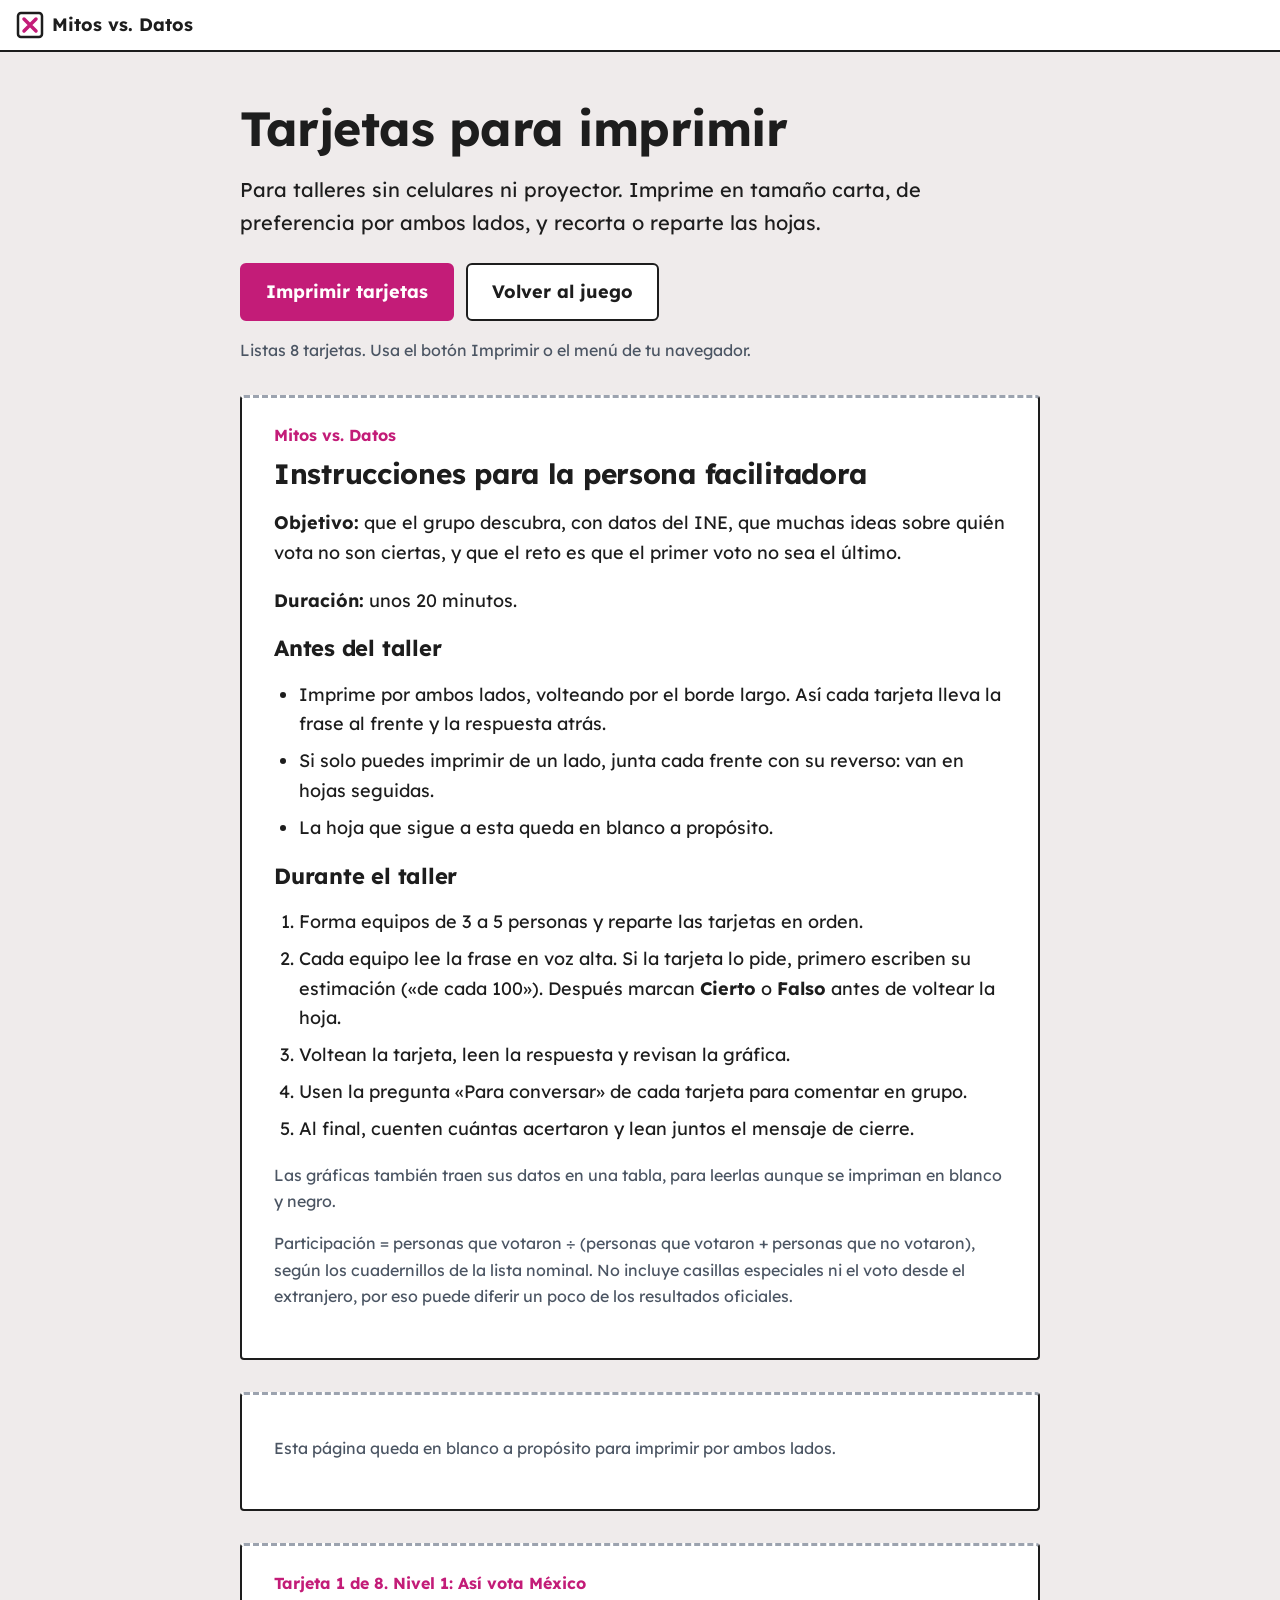
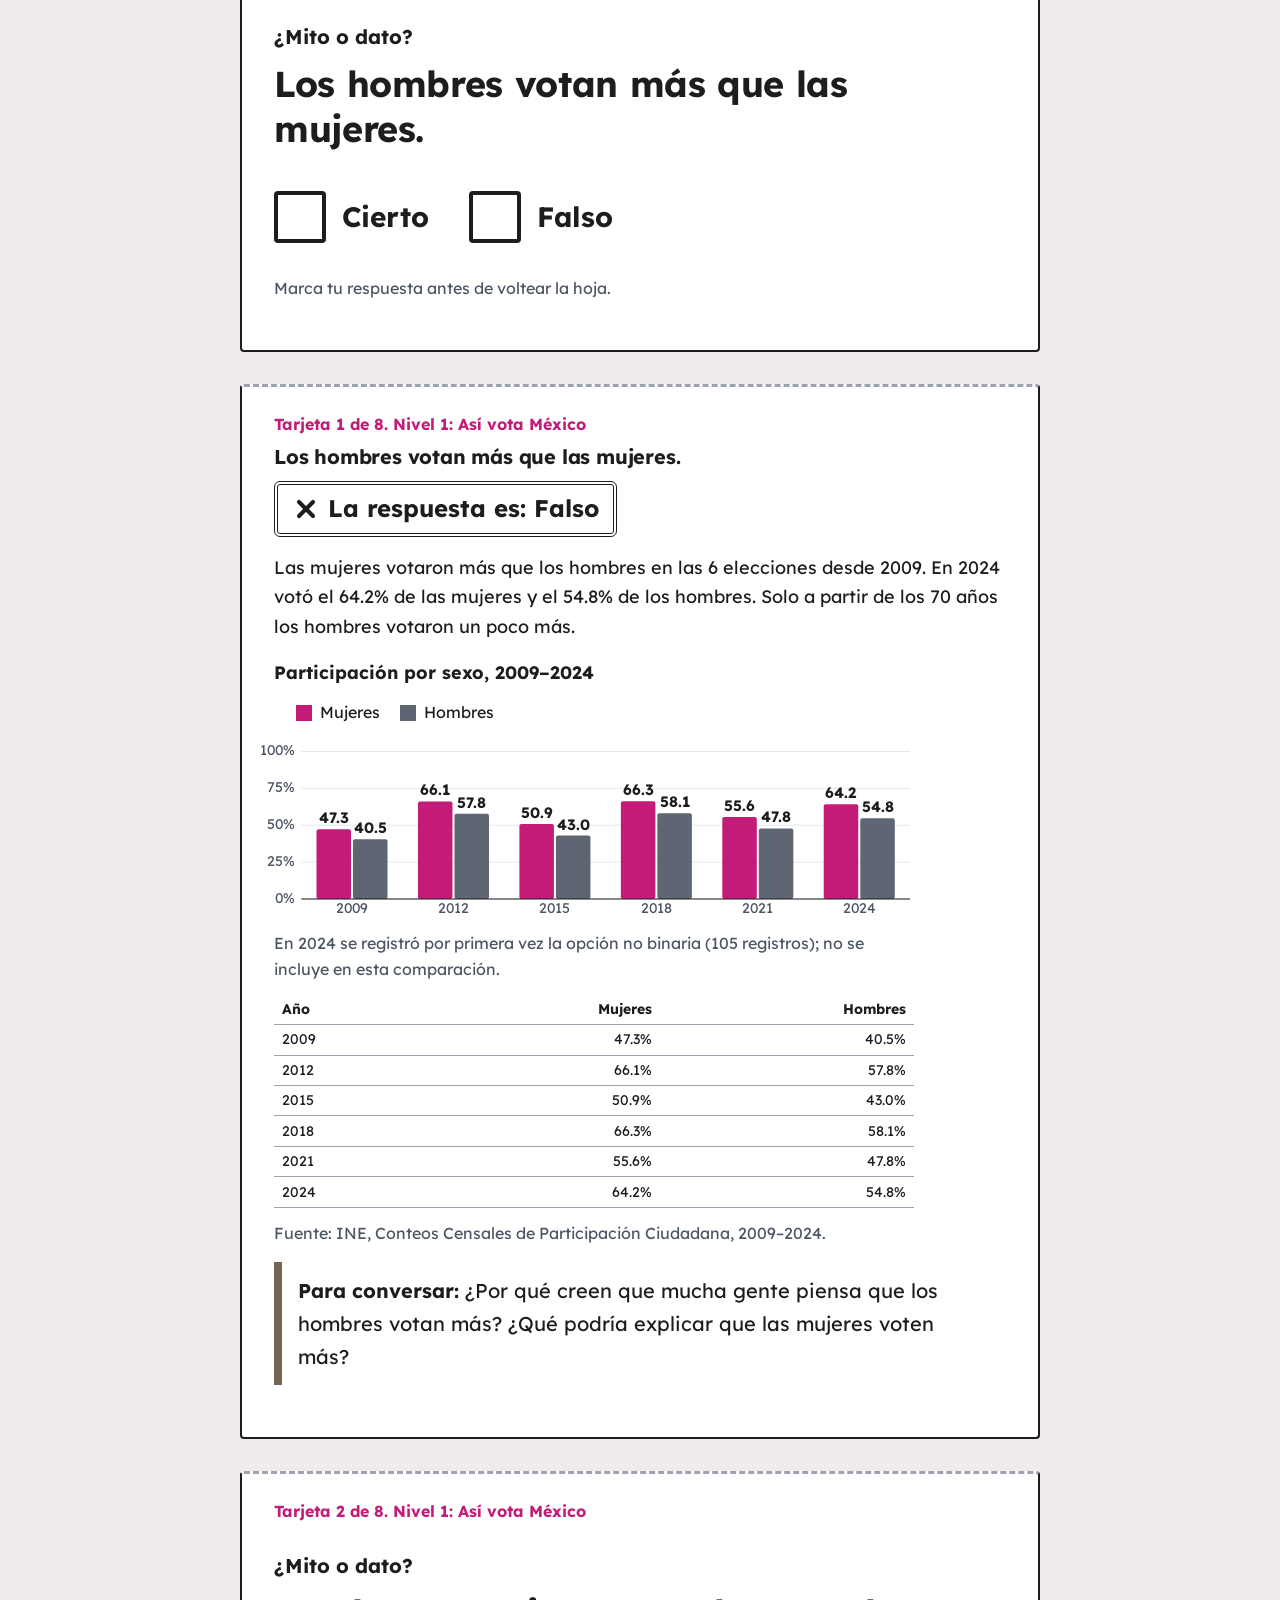
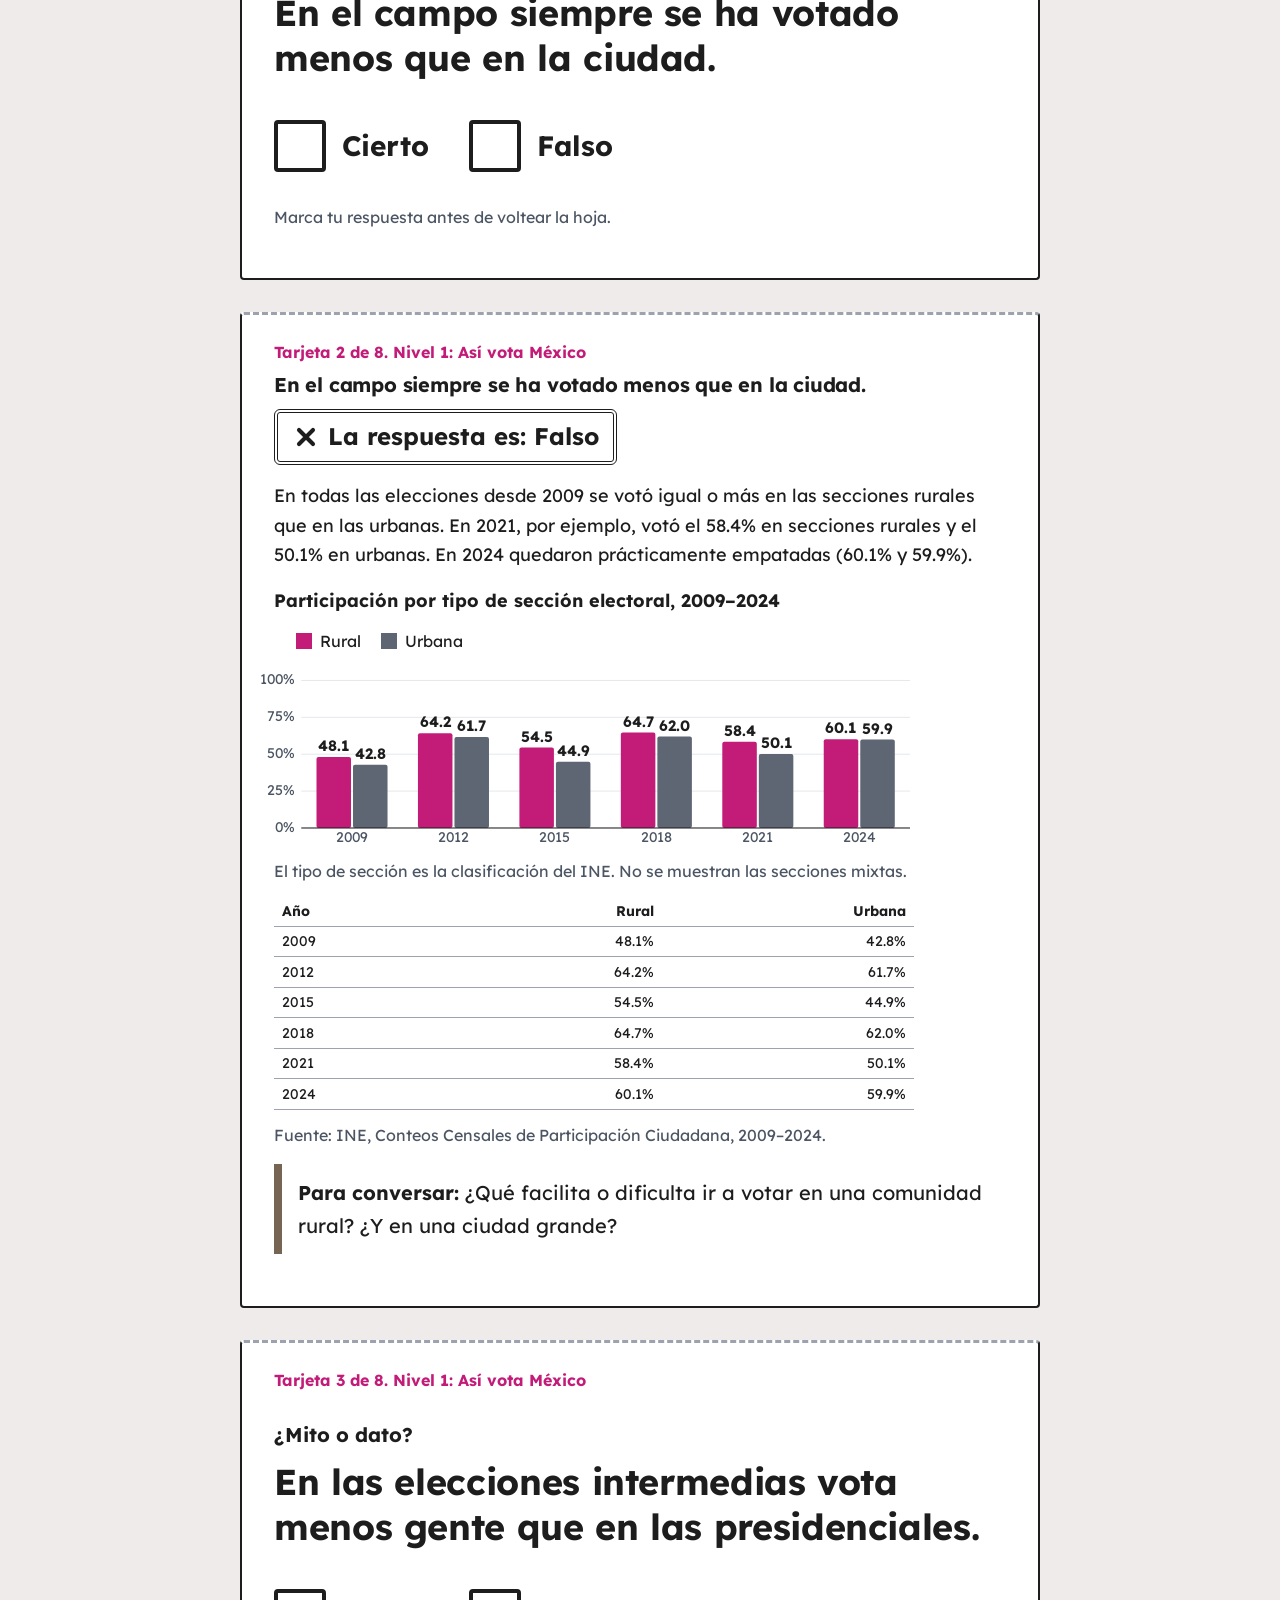
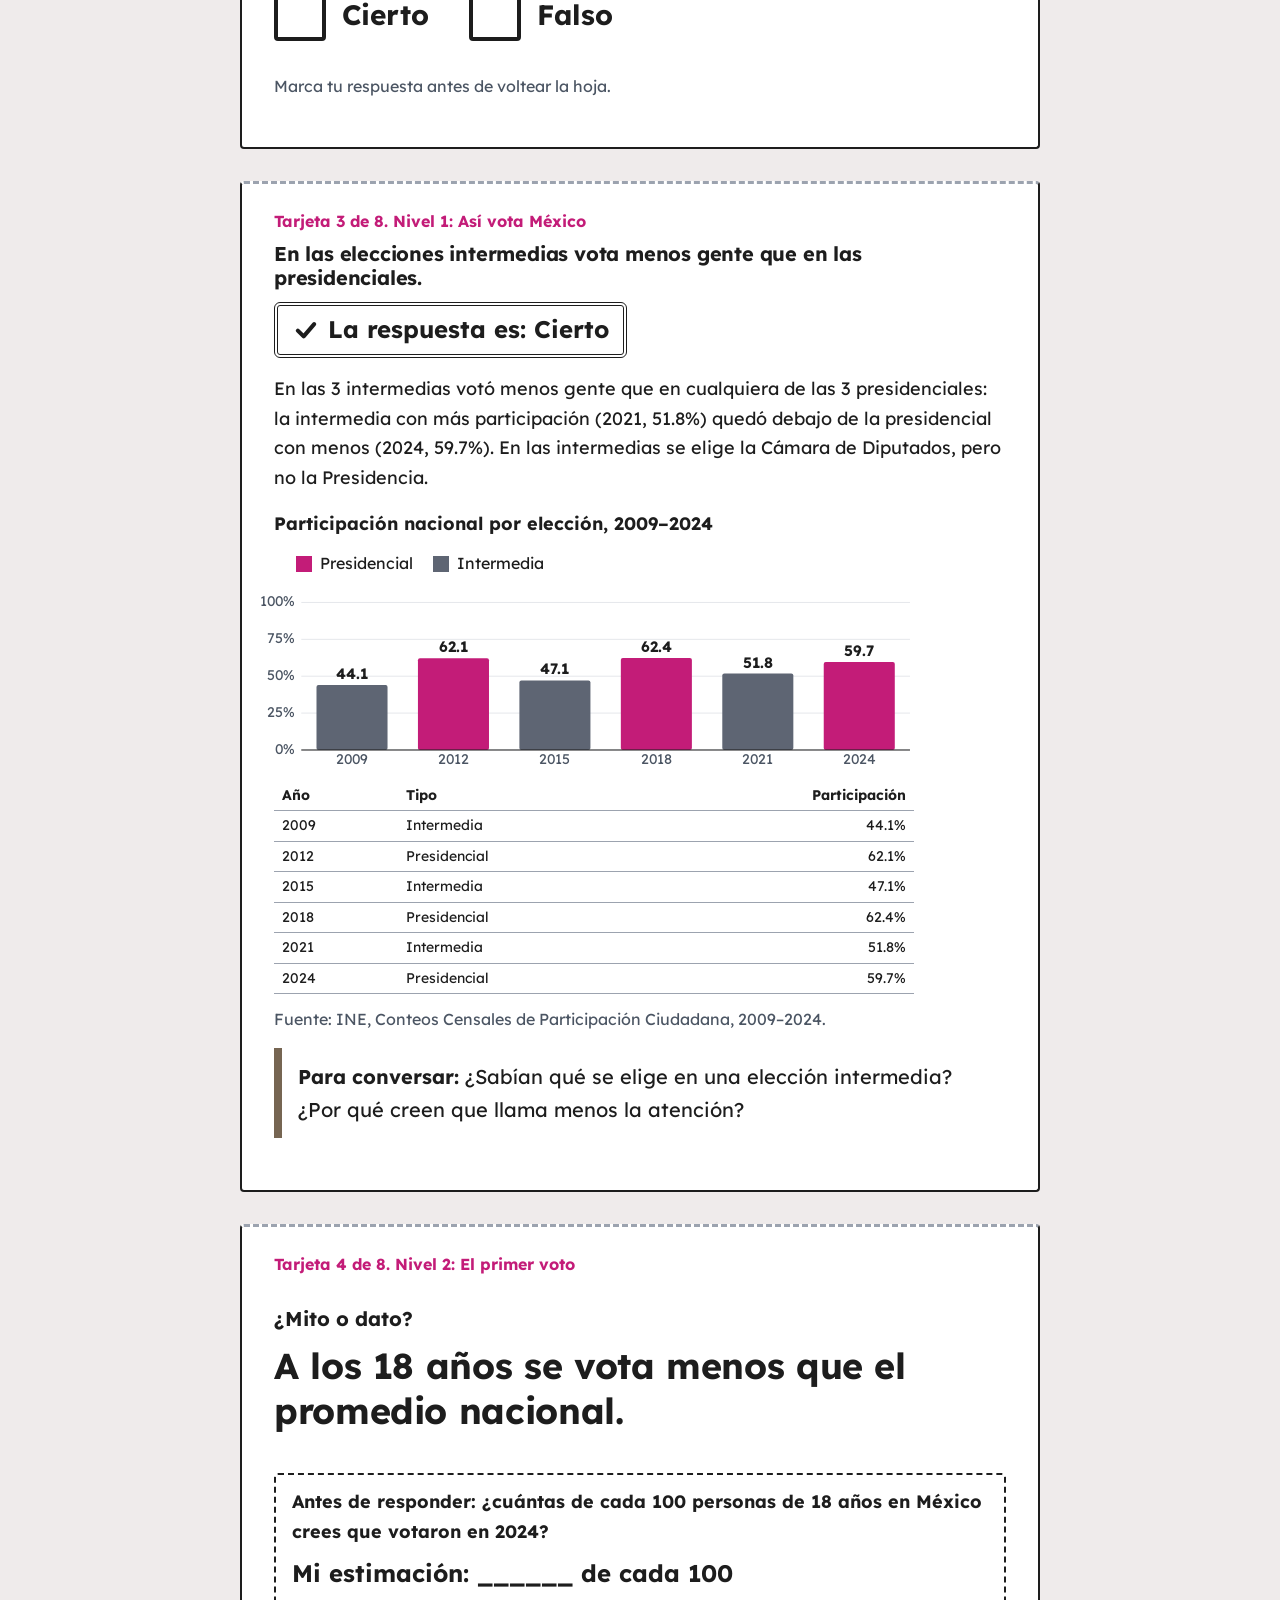
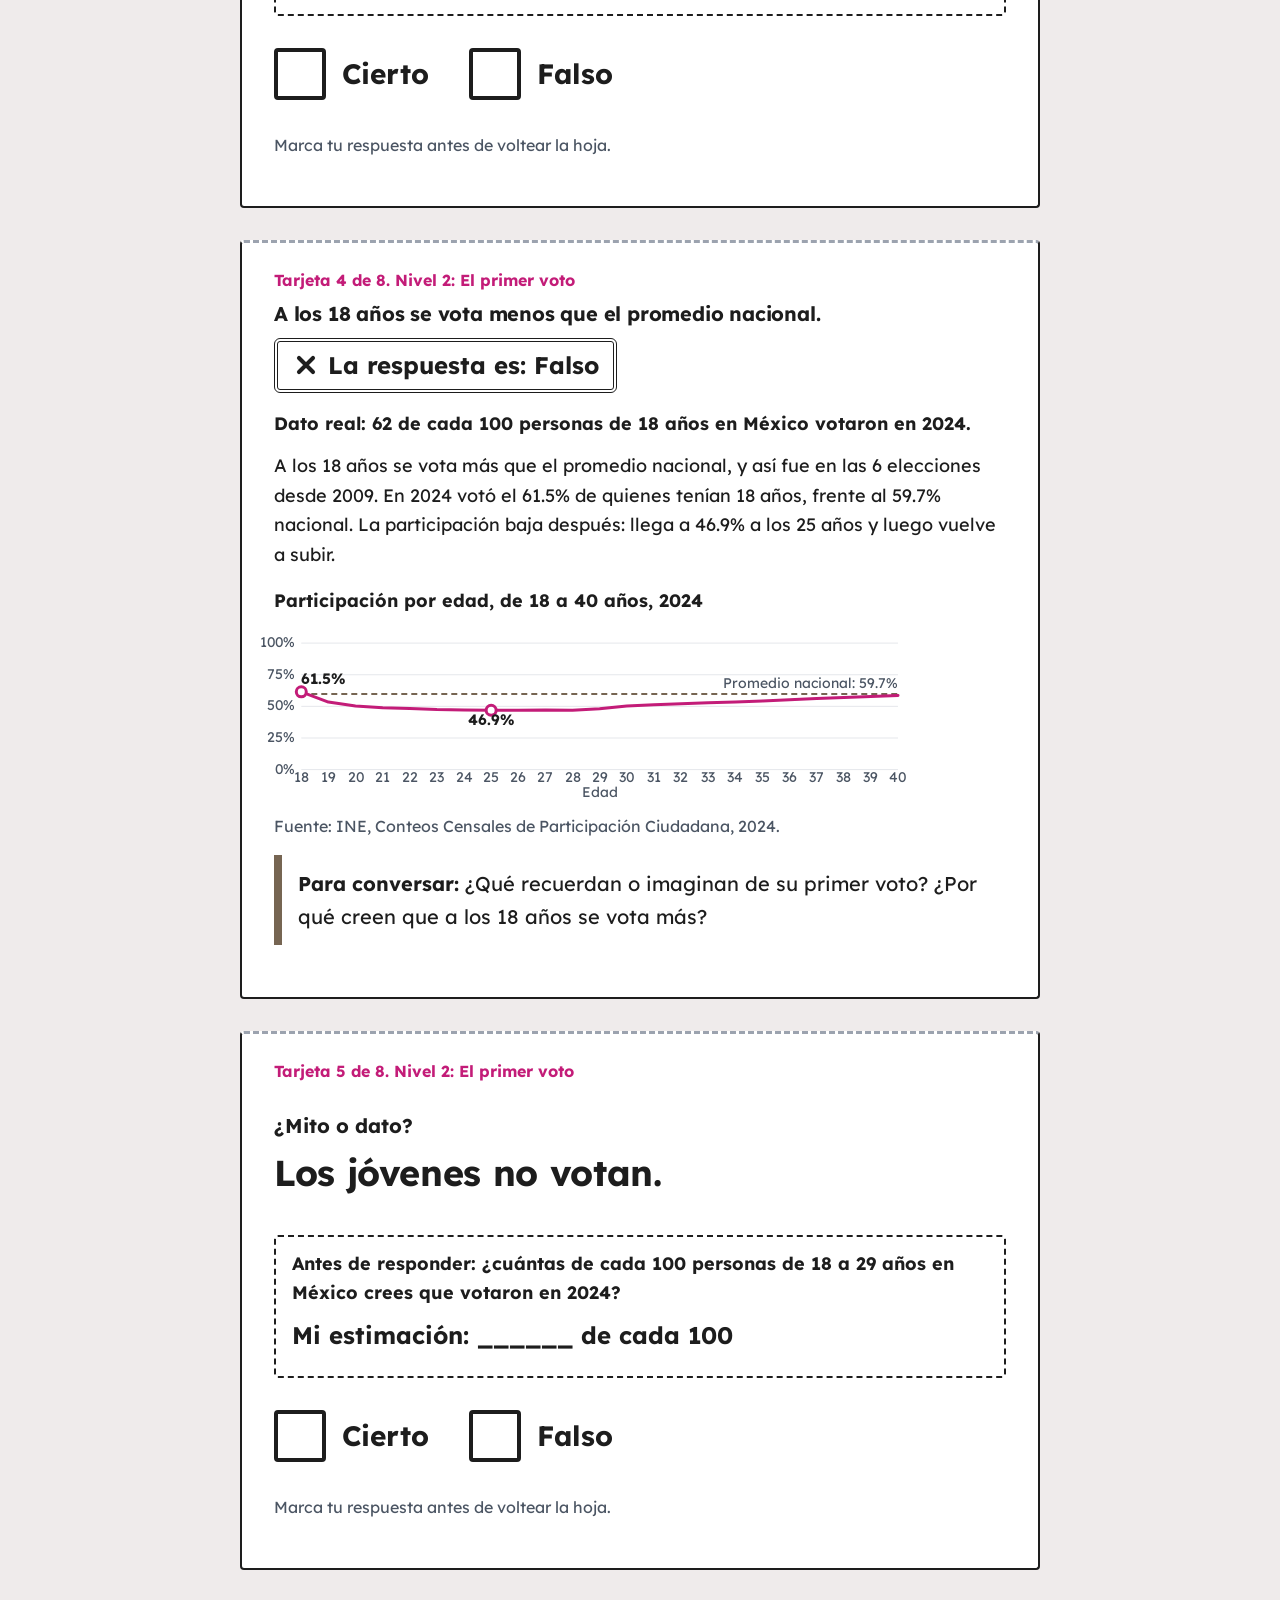
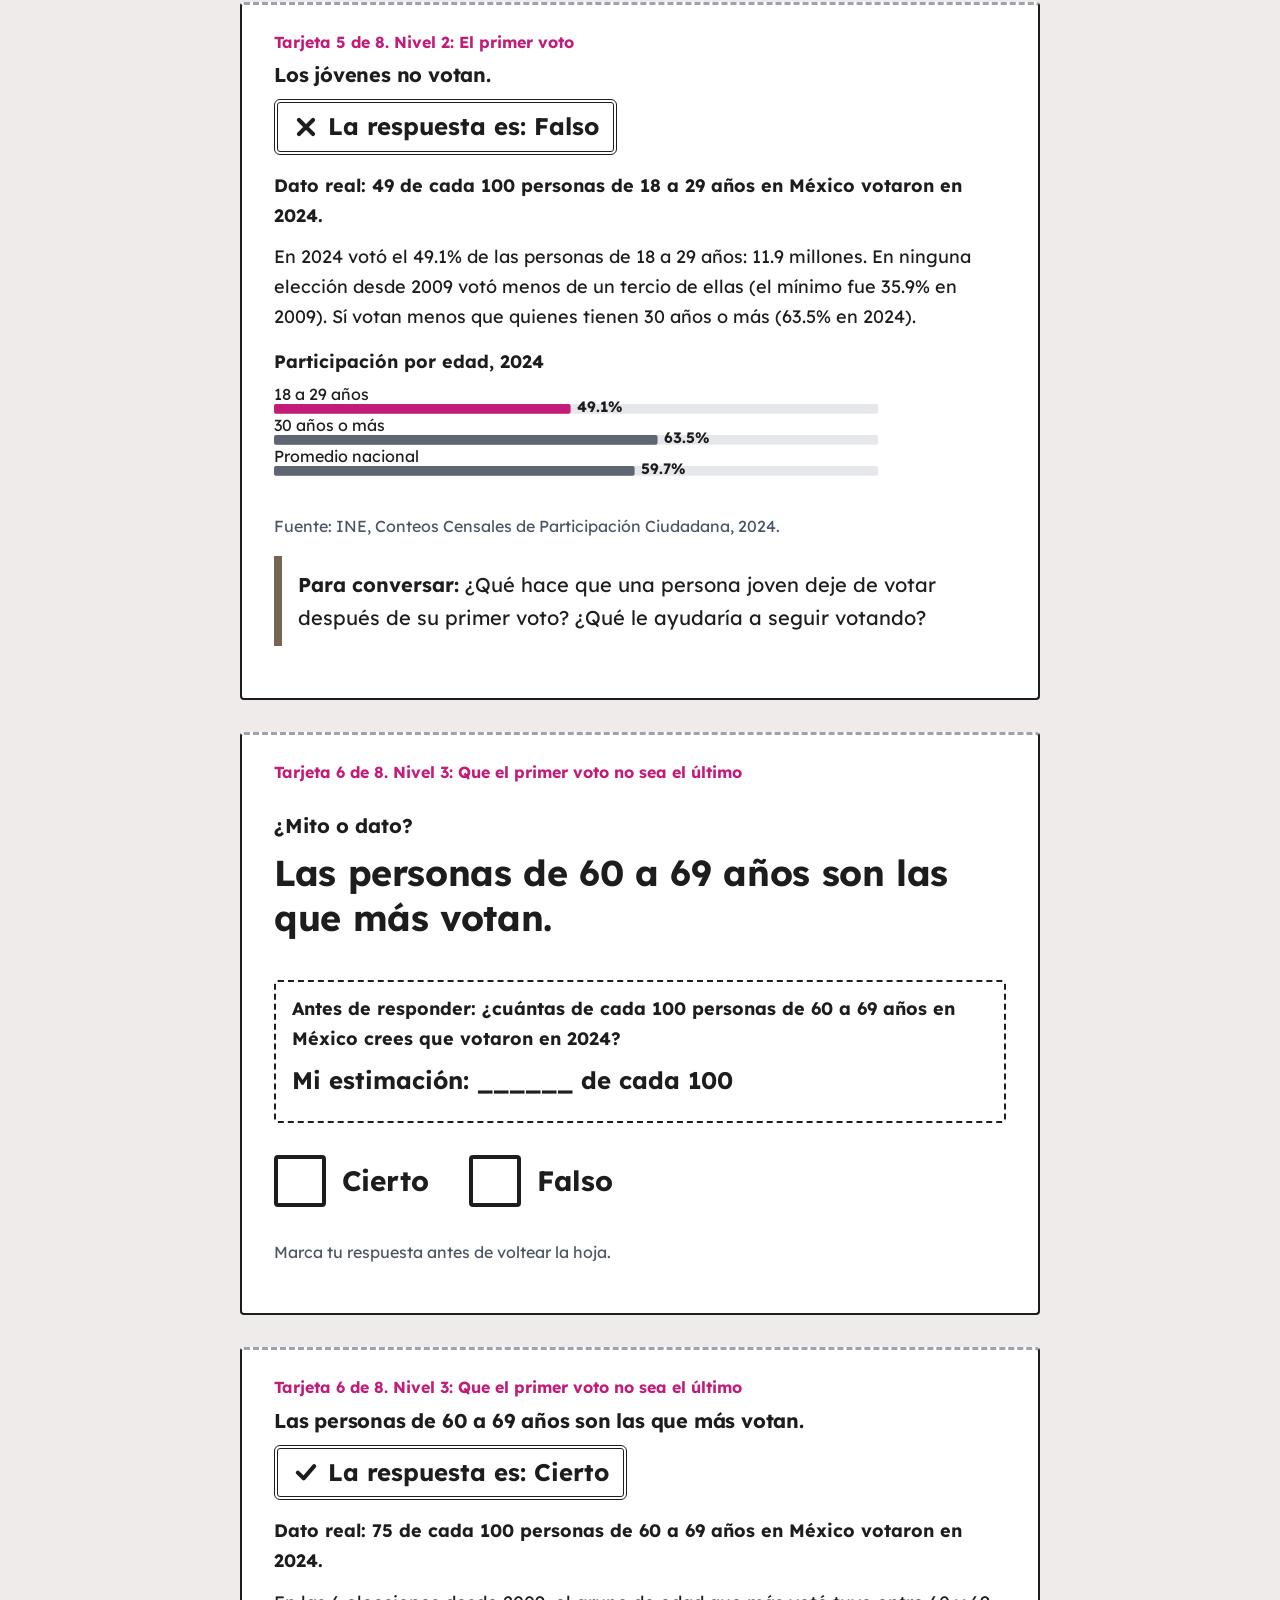
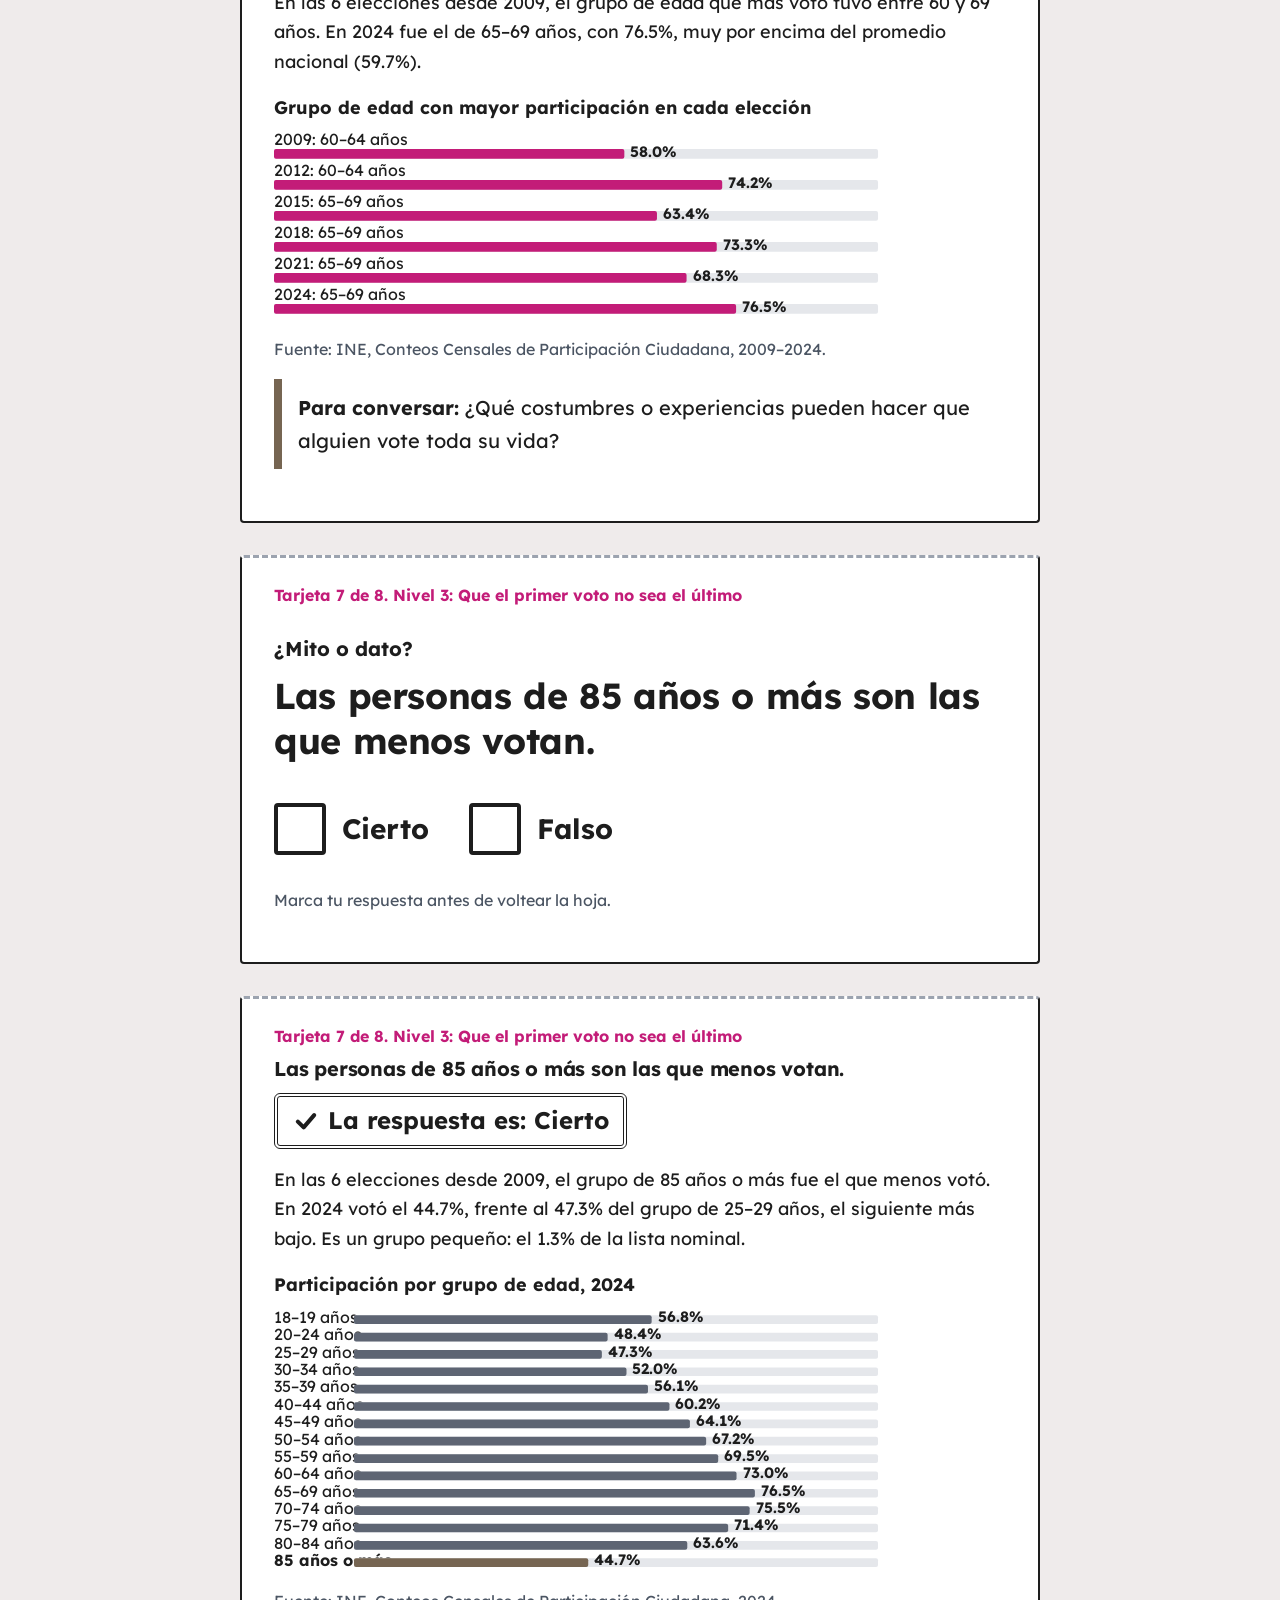
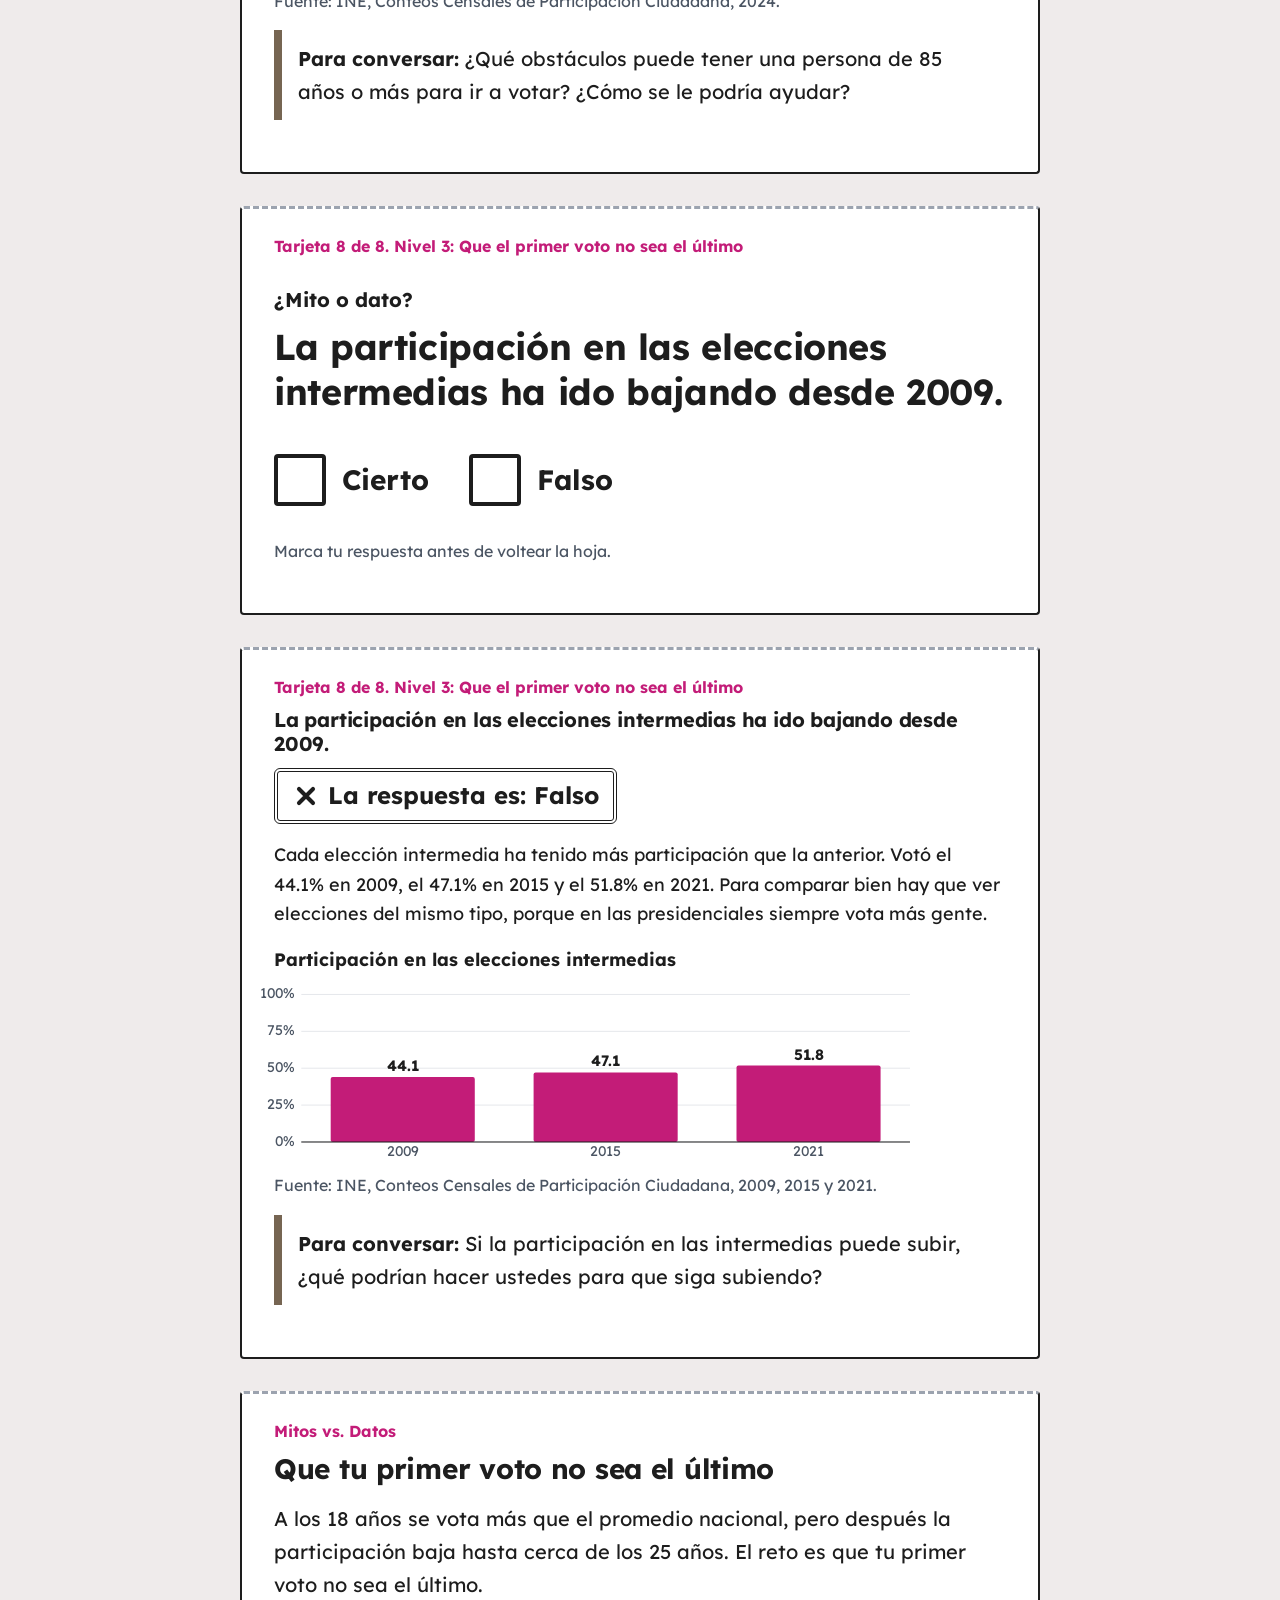
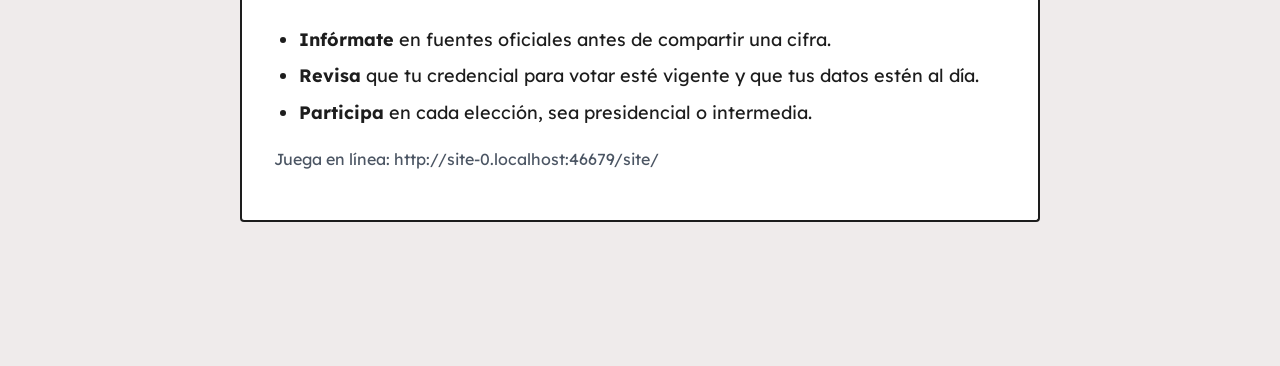
<file: site/imprimible.html>
<!doctype html>
<html lang="es-MX">
<head>
  <meta charset="utf-8">
  <meta name="viewport" content="width=device-width, initial-scale=1">
  <title>Mitos vs. Datos: tarjetas para imprimir</title>
  <meta name="description" content="Tarjetas de cierto o falso para talleres sin dispositivos, con datos de los Conteos Censales de Participación Ciudadana del INE.">
  <link rel="icon" href="favicon.svg" type="image/svg+xml">
  <link rel="manifest" href="manifest.webmanifest">
  <link rel="stylesheet" href="css/estilos.css">
  <link rel="stylesheet" href="css/imprimible.css">
</head>
<body class="imprimible">
  <a class="saltar no-imprimir" href="#contenido">Saltar al contenido</a>

  <header class="barra no-imprimir">
    <a class="marca" href="./">
      <svg class="marca-icono" viewBox="0 0 28 28" aria-hidden="true">
        <rect x="2" y="2" width="24" height="24" rx="3" fill="#FFFFFF" stroke="#1D1D1D" stroke-width="2.5"/>
        <path d="M8 8 L20 20 M20 8 L8 20" stroke="#C31C78" stroke-width="3.5" stroke-linecap="round"/>
      </svg>
      <span>Mitos vs. Datos</span>
    </a>
  </header>

  <main id="contenido" tabindex="-1">
    <section class="pantalla-imprimir no-imprimir" aria-labelledby="t-imprimir">
      <h1 id="t-imprimir">Tarjetas para imprimir</h1>
      <p class="entrada">Para talleres sin celulares ni proyector. Imprime en tamaño carta, de preferencia por ambos lados, y recorta o reparte las hojas.</p>
      <div class="acciones">
        <button class="boton primario" id="imprimir">Imprimir tarjetas</button>
        <a class="boton secundario" id="volver-juego" href="./">Volver al juego</a>
      </div>
      <p id="aviso-carga" class="aviso" role="status"></p>
    </section>

    <!-- Hoja 1: instrucciones para la persona facilitadora -->
    <section class="hoja instrucciones-hoja" aria-labelledby="t-facilitar">
      <p class="hoja-marca">Mitos vs. Datos</p>
      <h2 id="t-facilitar">Instrucciones para la persona facilitadora</h2>
      <p><strong>Objetivo:</strong> que el grupo descubra, con datos del INE, que muchas ideas sobre quién vota no son ciertas, y que el reto es que el primer voto no sea el último.</p>
      <p><strong>Duración:</strong> unos 20 minutos.</p>
      <h3>Antes del taller</h3>
      <ul>
        <li>Imprime por ambos lados, volteando por el borde largo. Así cada tarjeta lleva la frase al frente y la respuesta atrás.</li>
        <li>Si solo puedes imprimir de un lado, junta cada frente con su reverso: van en hojas seguidas.</li>
        <li>La hoja que sigue a esta queda en blanco a propósito.</li>
      </ul>
      <h3>Durante el taller</h3>
      <ol>
        <li>Forma equipos de 3 a 5 personas y reparte las tarjetas en orden.</li>
        <li>Cada equipo lee la frase en voz alta. Si la tarjeta lo pide, primero escriben su estimación («de cada 100»). Después marcan <strong>Cierto</strong> o <strong>Falso</strong> antes de voltear la hoja.</li>
        <li>Voltean la tarjeta, leen la respuesta y revisan la gráfica.</li>
        <li>Usen la pregunta «Para conversar» de cada tarjeta para comentar en grupo.</li>
        <li>Al final, cuenten cuántas acertaron y lean juntos el mensaje de cierre.</li>
      </ol>
      <p class="hoja-nota">Las gráficas también traen sus datos en una tabla, para leerlas aunque se impriman en blanco y negro.</p>
      <p class="hoja-nota" id="nota-metodo-imprimible"></p>
    </section>

    <section class="hoja hoja-blanca" aria-hidden="true">
      <p>Esta página queda en blanco a propósito para imprimir por ambos lados.</p>
    </section>

    <div id="tarjetas"></div>

    <section id="cierre-imprimible" class="hoja" aria-labelledby="t-cierre-imprimible">
      <p class="hoja-marca">Mitos vs. Datos</p>
      <h2 id="t-cierre-imprimible"></h2>
      <p id="cierre-imprimible-texto" class="entrada"></p>
      <ul class="llamado">
        <li><strong>Infórmate</strong> en fuentes oficiales antes de compartir una cifra.</li>
        <li><strong>Revisa</strong> que tu credencial para votar esté vigente y que tus datos estén al día.</li>
        <li><strong>Participa</strong> en cada elección, sea presidencial o intermedia.</li>
      </ul>
      <p class="hoja-nota">Juega en línea: <span id="url-sitio"></span></p>
    </section>
  </main>

  <script src="js/datos.js"></script>
  <script src="js/textos.js"></script>
  <script src="js/graficas.js"></script>
  <script src="js/imprimible.js"></script>
</body>
</html>
</file>
<file: site/css/estilos.css>
/* Lexend alojada en el sitio (licencia OFL en fonts/OFL.txt): funciona sin conexión. */
@font-face {
  font-family: "Lexend";
  src: url("../fonts/lexend-latin-400.woff2") format("woff2");
  font-weight: 400; font-style: normal; font-display: swap;
}
@font-face {
  font-family: "Lexend";
  src: url("../fonts/lexend-latin-700.woff2") format("woff2");
  font-weight: 700; font-style: normal; font-display: swap;
}

/*
 * Identidad: la boleta y el cuadernillo de la lista nominal.
 * Paleta del INE (tomada de ine.mx): tinta #1D1D1D, marca/datos rosa #C31C78, base #E5E7EB,
 * sello dorado oscuro #766552, blanco y grises neutros. El dorado claro del INE (#C5A989) no se usa:
 * no llega al contraste AA sobre blanco.
 * --azul y --ambar conservan su nombre histórico: hoy son el rosa y el dorado del INE.
 */
:root {
  --tinta: #1D1D1D;
  --tinta-suave: #4B5563;
  --azul: #C31C78;
  --base: #E5E7EB;
  --ambar: #766552;
  --papel: #FFFFFF;
  --mesa: #EFEBEB;
  --perforado: #9CA3AF;
  --gris-graf: #5E6573;
  /* Escala de espacios: todo margen, relleno y separación sale de aquí. */
  --esp-1: 0.25rem;
  --esp-2: 0.5rem;
  --esp-3: 0.75rem;
  --esp-4: 1rem;
  --esp-5: 1.5rem;
  --esp-6: 2rem;
  --fuente: "Lexend", "Segoe UI", system-ui, -apple-system, Roboto, Arial, sans-serif;
}

/* Tamaño de letra elegido por la persona (A, A+, A++). Todo usa rem, así que escala completo. */
html { font-size: 100%; -webkit-text-size-adjust: 100%; }
html[data-tamano="2"] { font-size: 118.75%; }
html[data-tamano="3"] { font-size: 137.5%; }

*, *::before, *::after { box-sizing: border-box; }

/* Que ningún display de componente anule el atributo hidden (p. ej. el sello antes de responder). */
[hidden] { display: none !important; }

body {
  margin: 0;
  font-family: var(--fuente);
  font-size: 1.125rem;
  line-height: 1.65;
  color: var(--tinta);
  background: var(--mesa);
}

.sr {
  position: absolute !important;
  width: 1px; height: 1px;
  overflow: hidden; clip: rect(0 0 0 0);
  white-space: nowrap;
}

.saltar {
  position: absolute; left: 1rem; top: -4rem;
  background: var(--tinta); color: var(--papel);
  padding: var(--esp-2) var(--esp-3); z-index: 10;
}
.saltar:focus { top: 0.5rem; }

:focus-visible {
  outline: 4px solid var(--ambar);
  outline-offset: 3px;
}
[tabindex="-1"]:focus { outline: none; }
[tabindex="-1"] { scroll-margin-top: 6rem; }

a { color: var(--azul); text-underline-offset: 0.15em; }

h1, h2, h3 { line-height: 1.2; letter-spacing: -0.01em; }
h1, .titular { font-size: 2.25rem; margin: 0 0 var(--esp-4); }
h2 { font-size: 1.75rem; margin: 0 0 var(--esp-4); }
h3 { font-size: 1.375rem; margin: 0 0 var(--esp-2); }

/* ---------------------------------------------------------------- barra */
.barra {
  display: flex; flex-wrap: wrap; align-items: center; justify-content: space-between; gap: var(--esp-2) var(--esp-4);
  padding: 0.625rem var(--esp-4);
  background: var(--papel);
  border-bottom: 2px solid var(--tinta);
  position: sticky; top: 0; z-index: 5;
}
.marca {
  display: flex; align-items: center; gap: var(--esp-2);
  font-weight: 700; color: var(--tinta); text-decoration: none;
  white-space: nowrap;
}
.marca-icono { width: 1.75rem; height: 1.75rem; flex: none; }

.controles { display: flex; align-items: center; gap: var(--esp-2); }

/* ---------------------------------------------------------------- voz */
.voz-icono { width: 22px; height: 22px; flex: none; }
.voz-icono path { fill: none; stroke: currentColor; stroke-width: 2; stroke-linejoin: round; stroke-linecap: round; }
.voz-icono path:first-child { fill: currentColor; }

/* Interruptor de la barra: tamaño fijo, como el control de letra. */
.voz-btn {
  display: inline-flex; align-items: center; gap: 6px;
  min-height: 48px; padding: 0 12px;
  font: 700 17px var(--fuente);
  background: var(--papel); color: var(--tinta);
  border: 2px solid var(--tinta); cursor: pointer;
}
.voz-btn[aria-pressed="true"] { background: var(--tinta); color: var(--papel); }

.escuchar {
  display: inline-flex; align-items: center; gap: var(--esp-2);
  min-height: 2.75rem; padding: var(--esp-1) 0.875rem;
  font: inherit; font-size: 1rem; font-weight: 700;
  background: var(--papel); color: var(--azul);
  border: 2px solid var(--azul); border-radius: 4px; cursor: pointer;
}
.escuchar .voz-icono { width: 1.25rem; height: 1.25rem; }
.escuchar.hablando { background: var(--azul); color: var(--papel); }
.boleta .escuchar { margin: -var(--esp-3) 0 1.25rem; }
.revelacion .escuchar { margin: 0 0 1.25rem; }
.voz-aviso { font-size: 1rem; color: var(--tinta-suave); }

.tamano { display: flex; border: 2px solid var(--tinta); }
.tamano-btn {
  font: inherit; font-weight: 700; line-height: 1;
  min-width: 44px; min-height: 44px;
  background: var(--papel); color: var(--tinta);
  border: 0; cursor: pointer;
}
.tamano-btn + .tamano-btn { border-left: 2px solid var(--tinta); }
/* Tamaño fijo en px: el control no debe crecer junto con el texto que controla. */
.tamano-btn[data-tamano="1"] { font-size: 15px; }
.tamano-btn[data-tamano="2"] { font-size: 19px; }
.tamano-btn[data-tamano="3"] { font-size: 23px; }
.tamano-btn[aria-pressed="true"] { background: var(--tinta); color: var(--papel); }

/* ---------------------------------------------------------------- estructura */
main { max-width: 40rem; margin: 0 auto; padding: var(--esp-6) var(--esp-4) 3rem; overflow-x: clip; } /* el sello, al caer, no debe crear scroll lateral */
main:focus { outline: none; }

.entrada { font-size: 1.25rem; margin: 0 0 var(--esp-5); }
.pie-fuente { font-size: 1rem; color: var(--tinta-suave); margin-top: 2.5rem; }
.subtitulo { margin-top: 2.5rem; }

/* ---------------------------------------------------------------- botones */
.acciones { display: flex; flex-direction: column; gap: var(--esp-3); margin-top: var(--esp-5); }

.boton {
  display: inline-flex; align-items: center; justify-content: center;
  min-height: 3.5rem; padding: var(--esp-3) var(--esp-5);
  font: inherit; font-weight: 700; text-decoration: none;
  border: 2px solid var(--tinta); border-radius: 6px;
  cursor: pointer;
}
.boton.primario { background: var(--azul); border-color: var(--azul); color: var(--papel); }
.boton.primario:hover { background: var(--tinta); border-color: var(--tinta); }
.boton.secundario { background: var(--papel); color: var(--tinta); }
.boton.secundario:hover { background: var(--base); }

/* ---------------------------------------------------------------- papel */
/* Hoja con borde superior perforado, como el talón de una boleta. */
.boleta, .mini-boleta, .nota-papel {
  background: var(--papel);
  border: 2px solid var(--tinta);
  border-radius: 4px;
}
.boleta, .mini-boleta { position: relative; border-top: 3px dashed var(--perforado); }

/* ---------------------------------------------------------------- portada */
.portada-boleta { margin-bottom: var(--esp-6); }
.mini-boleta {
  display: grid; gap: var(--esp-2);
  max-width: 20rem; padding: var(--esp-4) 1.25rem 1.25rem;
  transform: rotate(-2deg);
}
.mini-folio { font-size: 0.875rem; color: var(--tinta-suave); }
.mini-pregunta { font-size: 1.5rem; font-weight: 700; }
.mini-opciones { display: flex; gap: var(--esp-5); }
.mini-opcion { display: flex; align-items: center; gap: var(--esp-2); font-weight: 700; }

/* ---------------------------------------------------------------- recuadro para marcar */
.casilla {
  position: relative; flex: none;
  width: 2.5rem; height: 2.5rem;
  background: var(--papel);
  border: 3px solid var(--tinta); border-radius: 3px;
}
.casilla svg { position: absolute; inset: 0; width: 100%; height: 100%; }
.casilla .trazo {
  fill: none; stroke: var(--azul); stroke-width: 5; stroke-linecap: round;
  stroke-dasharray: 32; stroke-dashoffset: 32;
}
.casilla.marcada .trazo { stroke-dashoffset: 0; transition: stroke-dashoffset 0.18s ease-out; }
.casilla.marcada .t2 { transition-delay: 0.16s; }
/* En la portada la X se dibuja una vez al cargar. */
.mini-boleta .casilla.marcada .trazo { animation: trazar 0.25s ease-out 0.6s backwards; }
.mini-boleta .casilla.marcada .t2 { animation-delay: 0.85s; }
@keyframes trazar { from { stroke-dashoffset: 32; } }

/* ---------------------------------------------------------------- instrucciones */
.pasos { list-style: none; padding: 0; margin: 0 0 var(--esp-5); display: grid; gap: var(--esp-4); }
.pasos li { display: flex; gap: var(--esp-4); align-items: flex-start; }
.paso-num {
  flex: none; display: grid; place-items: center;
  width: 2.5rem; height: 2.5rem;
  border: 3px solid var(--tinta); border-radius: 3px;
  font-weight: 700;
}
.nota-papel { padding: var(--esp-1) 1.25rem; border-left: 8px solid var(--ambar); }

/* ---------------------------------------------------------------- progreso */
.progreso { margin-bottom: 1.25rem; }
.casillas { list-style: none; display: flex; gap: 0.375rem; padding: 0; margin: 0 0 var(--esp-2); }
.casillas li {
  width: 1.75rem; height: 1.75rem;
  display: grid; place-items: center;
  background: var(--papel);
  border: 2px solid var(--perforado); border-radius: 3px;
  font-size: 0.875rem; font-weight: 700; color: var(--tinta-suave);
}
.casillas li.actual { border-color: var(--tinta); border-width: 3px; color: var(--tinta); }
.casillas li.bien { background: var(--azul); border-color: var(--azul); color: var(--papel); }
.casillas li.mal { border-color: var(--gris-graf); color: var(--gris-graf); }
.contador { margin: 0; font-size: 1rem; color: var(--tinta-suave); }

/* ---------------------------------------------------------------- boleta de la pregunta */
.boleta { padding: var(--esp-4) 1.25rem var(--esp-6); }
.folio { margin: 0 0 var(--esp-3); font-size: 1rem; font-weight: 700; color: var(--azul); }
.mito { font-size: 1.75rem; line-height: 1.3; margin: 0 0 var(--esp-5); padding-right: var(--esp-2); }

/* Dos recuadros lado a lado; si la letra es grande y no caben, se apilan. */
.opciones { border: 0; padding: 0; margin: 0; display: grid; grid-template-columns: repeat(auto-fit, minmax(8.5rem, 1fr)); gap: var(--esp-3); }
.opcion {
  display: flex; align-items: center; gap: var(--esp-3);
  min-height: 4.5rem; padding: var(--esp-3);
  font: inherit; font-size: 1.25rem; font-weight: 700; text-align: left;
  background: var(--papel); color: var(--tinta);
  border: 2px solid var(--tinta); border-radius: 4px;
  cursor: pointer;
}
.opcion:hover:not(:disabled) { background: var(--mesa); }
.opcion:disabled { cursor: default; }
.opcion.elegida { border-width: 3px; }
.opcion:disabled:not(.elegida) { color: var(--tinta-suave); border-color: var(--perforado); }
.opcion:disabled:not(.elegida) .casilla { border-color: var(--perforado); }

/* El sello cae sobre la boleta al revelar la respuesta: el único movimiento automático. */
.sello {
  position: absolute; right: 0.75rem; bottom: -1.5rem;
  display: flex; align-items: center; gap: 0.375rem;
  padding: var(--esp-1) var(--esp-3);
  background: var(--papel);
  border: 4px double var(--ambar); border-radius: 6px;
  color: var(--ambar);
  font-size: 1.5rem; font-weight: 700; letter-spacing: 0.04em; text-transform: uppercase;
  transform: rotate(-7deg);
  animation: sellar 0.32s cubic-bezier(.3,1.6,.5,1) both;
}
.sello-icono { width: 1.5rem; height: 1.5rem; }
.sello-icono path { fill: none; stroke: currentColor; stroke-width: 3.5; stroke-linecap: round; stroke-linejoin: round; }
@keyframes sellar {
  from { opacity: 0; transform: rotate(-7deg) scale(1.8); }
  to { opacity: 1; transform: rotate(-7deg) scale(1); }
}

/* ---------------------------------------------------------------- revelación */
.revelacion { margin-top: 2.75rem; }
.resultado-respuesta {
  display: flex; align-items: center; gap: var(--esp-2);
  margin: 0 0 var(--esp-4); padding: var(--esp-3) var(--esp-4);
  font-weight: 700; font-size: 1.25rem;
  border-left: 8px solid currentColor;
  scroll-margin-top: 6rem;
}
.resultado-respuesta.acierto { color: var(--azul); background: var(--papel); }
.resultado-respuesta.fallo { color: var(--tinta); background: var(--base); }
.resultado-respuesta svg { width: 1.5rem; height: 1.5rem; flex: none; }
.resultado-respuesta path { fill: none; stroke: currentColor; stroke-width: 3.5; stroke-linecap: round; stroke-linejoin: round; }

.veredicto { font-size: 1.5rem; }
.explicacion { font-size: 1.1875rem; margin: 0 0 1.25rem; }

/* ---------------------------------------------------------------- gráficas */
/* Las gráficas van sin marco: el único contenedor con borde de cada pantalla es la boleta. */
.grafica { margin: var(--esp-4) 0; padding: 0; background: none; border: 0; }
.g-titulo { font-weight: 700; font-size: 1.125rem; margin-bottom: var(--esp-3); }
.g-lienzo { width: 100%; min-height: 7rem; }
.g-lienzo svg { display: block; width: 100%; height: auto; overflow: visible; }
.g-nota { font-size: 1rem; color: var(--tinta-suave); margin: var(--esp-3) 0 0; }
.g-fuente { font-size: 1rem; color: var(--tinta-suave); margin: var(--esp-3) 0 0; }
.g-tabla summary { cursor: pointer; font-size: 1rem; color: var(--azul); margin-top: var(--esp-3); min-height: 2.75rem; display: flex; align-items: center; }
.g-tabla table { border-collapse: collapse; width: 100%; font-size: 1rem; margin-top: var(--esp-2); }
.g-tabla th, .g-tabla td { text-align: left; padding: 0.375rem var(--esp-2); border-bottom: 1px solid var(--base); }
.g-tabla td.num, .g-tabla th.num { text-align: right; font-variant-numeric: tabular-nums; }
/* Con A+ y A++ las tablas no caben a 390 px: la palabra se parte antes que cortarse (main recorta lo que sobra). */
main th, main td { hyphens: auto; }
main thead th { overflow-wrap: anywhere; }

.leyenda { display: flex; flex-wrap: wrap; gap: 1.25rem; margin: 0 0 var(--esp-3); padding: 0; list-style: none; font-size: 1rem; }
.leyenda li { display: flex; align-items: center; gap: var(--esp-2); }
.leyenda .muestra { width: 1rem; height: 1rem; display: inline-block; }

svg text { font-family: var(--fuente); fill: var(--tinta); }
svg .etiqueta { font-size: 1rem; }
svg .eje { font-size: 0.875rem; fill: var(--tinta-suave); }
svg .valor { font-size: 0.9375rem; font-weight: 700; }
svg .rejilla { stroke: var(--base); stroke-width: 1; }
svg .crece-x, svg .crece-y { transform-box: fill-box; transition: transform 0.7s cubic-bezier(.2,.7,.2,1); }
svg .crece-x { transform-origin: left center; }
svg .crece-y { transform-origin: center bottom; }
svg .crece-x.inicio { transform: scaleX(0); }
svg .crece-y.inicio { transform: scaleY(0); }
svg .linea-anim { transition: stroke-dashoffset 1s ease-out; }
svg .aparece { transition: opacity 0.3s ease 0.6s; }
svg .aparece.inicio { opacity: 0; }

.filtros { display: flex; flex-wrap: wrap; gap: var(--esp-3); margin: 0 0 var(--esp-4); }
.filtros label { display: flex; flex-direction: column; gap: var(--esp-1); flex: 1 1 9rem; font-size: 1rem; font-weight: 700; }
.filtros select {
  font: inherit; font-weight: 400; min-height: 3rem;
  padding: var(--esp-2); border: 2px solid var(--tinta); border-radius: 4px;
  background: var(--papel); color: var(--tinta);
}

/* ---------------------------------------------------------------- resultado */
.tarjeta-contenedor { margin: var(--esp-5) 0 0; max-width: 22rem; }
#tarjeta { width: 100%; height: auto; display: block; border: 2px solid var(--tinta); border-radius: 4px; }
.aviso { min-height: 1.6em; font-size: 1rem; color: var(--tinta-suave); }

.resumen { list-style: none; padding: 0; margin: 0; display: grid; gap: var(--esp-3); }
.resumen li { display: flex; gap: var(--esp-3); align-items: flex-start; }
.resumen .marca-resumen {
  flex: none; display: grid; place-items: center;
  width: 1.75rem; height: 1.75rem; margin-top: 0.15rem;
  border: 2px solid var(--gris-graf); border-radius: 3px; color: var(--gris-graf);
}
.resumen .marca-resumen.bien { background: var(--azul); border-color: var(--azul); color: var(--papel); }
.resumen svg { width: 1rem; height: 1rem; }
.resumen path { fill: none; stroke: currentColor; stroke-width: 4; stroke-linecap: round; stroke-linejoin: round; }

/* ---------------------------------------------------------------- cierre */
.llamado { padding-left: 1.25em; }
.llamado li { margin-bottom: 0.5em; }

.pie {
  max-width: 40rem; margin: 0 auto; padding: var(--esp-5) var(--esp-4) 3rem;
  font-size: 1rem; color: var(--tinta-suave);
  border-top: 2px solid var(--base);
}

/* ---------------------------------------------------------------- pantallas anchas */
@media (min-width: 40rem) {
  h1, .titular { font-size: 3rem; }
  .acciones { flex-direction: row; flex-wrap: wrap; }
  main { padding-top: 3rem; }
  .boleta { padding: 1.25rem var(--esp-6) var(--esp-6); }
  .mito { font-size: 2rem; }
}

@media (prefers-contrast: more) {
  :root { --tinta-suave: #1D1D1D; --perforado: #4B5563; }
}

@media (prefers-reduced-motion: reduce) {
  *, *::before, *::after { animation: none !important; transition: none !important; }
}

/* ---------------------------------------------------------------- perfil opcional */
.perfil {
  margin: var(--esp-5) 0 0; padding: var(--esp-4) 1.25rem var(--esp-2);
  background: var(--papel);
  border: 2px dashed var(--perforado); border-radius: 4px;
}
.perfil legend { font-weight: 700; font-size: 1.1875rem; padding: 0 var(--esp-1); }
.perfil .opcional { font-weight: 400; color: var(--tinta-suave); }
.perfil-ayuda { margin: 0 0 var(--esp-4); font-size: 1rem; }
.privacidad { display: flex; align-items: center; gap: var(--esp-2); font-size: 1rem; font-weight: 700; margin: 0 0 var(--esp-3); }
.privacidad svg { width: 1.25rem; height: 1.25rem; flex: none; }
.privacidad rect, .privacidad path { fill: none; stroke: var(--tinta); stroke-width: 2; stroke-linejoin: round; }

.perfil-resultado { margin: var(--esp-6) 0 0; }
.perfil-dato { font-size: 1.375rem; font-weight: 700; line-height: 1.35; margin: 0 0 var(--esp-2); }

/* Transición al empezar cada nivel del recorrido. */
.intro-nivel {
  margin: 0 0 var(--esp-4); padding: var(--esp-2) 0 var(--esp-2) var(--esp-4);
  border-left: 6px solid var(--ambar);
  font-size: 1.125rem; font-weight: 700;
}

/* ---------------------------------------------------------------- talleres y modo salón */
.talleres { margin-top: 2.5rem; padding-top: var(--esp-5); border-top: 2px dashed var(--perforado); }
.talleres-titulo { font-size: 1.375rem; margin: 0 0 var(--esp-1); }
.talleres p { margin: 0; }

.salon-votar { display: grid; gap: var(--esp-4); justify-items: start; }
.salon-pregunta { margin: 0; font-size: 1.5rem; font-weight: 700; color: var(--azul); }
.salon-teclas { margin: 0; font-size: 1rem; color: var(--tinta-suave); }
kbd {
  display: inline-block; min-width: 1.75em; padding: 0 0.35em;
  font: inherit; font-weight: 700; text-align: center;
  border: 2px solid var(--tinta); border-bottom-width: 4px; border-radius: 4px;
  background: var(--papel);
}
.salir-salon {
  margin-top: var(--esp-3); min-height: 44px; padding: var(--esp-1) 0.875rem;
  font: inherit; font-size: 1rem; font-weight: 700;
  background: var(--papel); color: var(--tinta);
  border: 2px solid var(--tinta); border-radius: 4px; cursor: pointer;
}
.casillas li.hecho { background: var(--base); border-color: var(--gris-graf); color: var(--tinta); }

.discusion {
  margin: 0 0 1.25rem; padding: var(--esp-3) var(--esp-4);
  background: var(--papel); border-left: 8px solid var(--ambar);
  font-size: 1.25rem;
}

/* En el proyector se aprovecha el ancho de la pantalla. */
.modo-salon main { max-width: 64rem; }
.modo-salon .mito { font-size: 2.25rem; }

/* Versión con datos de un solo estado */
.edicion {
  margin: -var(--esp-2) 0 var(--esp-5); padding: var(--esp-2) 0 var(--esp-2) var(--esp-4);
  border-left: 6px solid var(--azul);
  font-size: 1rem; font-weight: 700;
}

/* ---------------------------------------------------------------- pantalla de perfil */
.campo { margin: 0 0 var(--esp-5); }
.campo-titulo { display: block; font-weight: 700; font-size: 1.25rem; margin-bottom: var(--esp-2); }
.ayuda { margin: var(--esp-2) 0 0; font-size: 1rem; color: var(--tinta-suave); }
.error { min-height: 1.5em; margin: 0; font-weight: 700; color: var(--tinta); }
.error:not(:empty) { padding: var(--esp-2) var(--esp-3); border-left: 6px solid var(--ambar); background: var(--papel); }

.numero { display: flex; align-items: stretch; gap: var(--esp-2); max-width: 20rem; }
.numero input {
  width: 6rem; min-height: 4rem; text-align: center;
  font: inherit; font-size: 2rem; font-weight: 700;
  border: 3px solid var(--tinta); border-radius: 4px; background: var(--papel); color: var(--tinta);
  -moz-appearance: textfield;
}
.numero input::-webkit-outer-spin-button, .numero input::-webkit-inner-spin-button { -webkit-appearance: none; margin: 0; }
.numero-btn {
  min-width: 4rem; min-height: 4rem;
  font: inherit; font-size: 2rem; font-weight: 700; line-height: 1;
  background: var(--papel); color: var(--tinta);
  border: 3px solid var(--tinta); border-radius: 4px; cursor: pointer;
}
.numero-btn:hover { background: var(--base); }

.buscador, .lista-estados {
  display: block; width: 100%; max-width: 26rem;
  font: inherit; color: var(--tinta); background: var(--papel);
  border: 2px solid var(--tinta); border-radius: 4px;
}
.buscador { min-height: 3rem; padding: var(--esp-2) var(--esp-3); margin-bottom: var(--esp-2); }
.lista-estados { padding: var(--esp-1); }
.lista-estados option { padding: 0.35rem var(--esp-2); }

.momento-boleta { padding-bottom: var(--esp-5); }
.momento-titulo { font-size: 1.75rem; margin: 0 0 var(--esp-3); }

/* ---------------------------------------------------------------- «Y en tu caso…» */
.en-tu-caso {
  margin: var(--esp-5) 0 var(--esp-4); padding: var(--esp-4) 1.25rem var(--esp-1);
  background: var(--papel);
  border: 2px solid var(--tinta); border-left: 10px solid var(--azul); border-radius: 4px;
}
.en-tu-caso-titulo { font-size: 1.375rem; margin: 0 0 var(--esp-2); }
.etc-texto { margin: 0 0 var(--esp-3); font-size: 1.125rem; }

/* ---------------------------------------------------------------- «Adivina antes de ver» */
.estimar { margin: 0 0 1.25rem; padding: var(--esp-4); background: var(--mesa); border: 2px dashed var(--perforado); border-radius: 4px; }
.est-pregunta { margin: 0 0 var(--esp-4); font-size: 1.25rem; font-weight: 700; }
.est-control { display: flex; align-items: center; gap: var(--esp-3); }
.est-control input[type="range"] { flex: 1; min-width: 0; height: 2.75rem; accent-color: var(--azul); }
.est-valor { margin: var(--esp-2) 0 var(--esp-4); font-size: 1.25rem; }
.est-valor output { font-size: 2.25rem; font-weight: 700; color: var(--azul); }
.est-resultado { margin-top: var(--esp-2); }
.est-texto { font-size: 1.25rem; font-weight: 700; margin: 0 0 var(--esp-3); }
.estimaciones { margin-top: var(--esp-6); }
.est-lista { padding-left: 1.25em; }
.est-lista li { margin-bottom: 0.4em; }

/* ---------------------------------------------------------------- tu historia como votante */
.historia { margin: var(--esp-6) 0 0; }
.linea-tiempo { list-style: none; margin: var(--esp-4) 0; padding: 0 0 0 var(--esp-4); border-left: 4px solid var(--tinta); }
.hito { position: relative; display: flex; gap: var(--esp-4); padding: 0 0 1.25rem var(--esp-3); }
.hito::before {
  content: ""; position: absolute; left: -1.6rem; top: 0.35rem;
  width: 1rem; height: 1rem; background: var(--azul); border: 3px solid var(--papel); border-radius: 50%;
}
.hito-anio { flex: none; width: 3.25rem; font-weight: 700; font-size: 1.125rem; }
.hito-cuerpo { display: grid; gap: var(--esp-1); flex: 1; }
.hito-tipo { font-size: 0.9375rem; color: var(--tinta-suave); }
.hito-texto { font-weight: 700; }
.hito-barra { display: block; height: 0.75rem; background: var(--base); border-radius: 2px; overflow: hidden; }
.hito-barra span { display: block; height: 100%; background: var(--azul); }
.hito-proxima::before { background: var(--papel); border-color: var(--tinta); }
.hito-casilla {
  display: block; width: 3rem; height: 3rem;
  border: 4px solid var(--tinta); border-radius: 4px; background: var(--papel);
}

/* ---------------------------------------------------------------- compromiso y reto */
.reto-aviso {
  margin: -var(--esp-2) 0 var(--esp-5); padding: var(--esp-3) var(--esp-4);
  background: var(--papel); border: 3px double var(--ambar); border-radius: 6px;
  font-size: 1.125rem; font-weight: 700;
}
.compromiso { margin: var(--esp-6) 0 0; padding: var(--esp-4) 1.25rem; background: var(--papel); border: 2px solid var(--tinta); border-top: 3px dashed var(--perforado); border-radius: 4px; }
.compromiso h3 { margin-top: 0; }
.compromisos { display: grid; gap: var(--esp-3); margin: var(--esp-4) 0 var(--esp-2); }
.compromiso-btn {
  display: flex; align-items: center; gap: var(--esp-3);
  min-height: 3.75rem; padding: var(--esp-2) var(--esp-3);
  font: inherit; font-weight: 700; text-align: left;
  background: var(--papel); color: var(--tinta);
  border: 2px solid var(--tinta); border-radius: 4px; cursor: pointer;
}
.compromiso-btn:hover { background: var(--mesa); }
.compromiso-btn[aria-pressed="true"] { border-width: 4px; }

.perfil-municipio { font-weight: 700; padding-left: var(--esp-3); border-left: 6px solid var(--azul); }
.campo .opcional { font-weight: 400; color: var(--tinta-suave); }

/* ---------------------------------------------------------------- encabezado en un renglón */
.barra { flex-wrap: nowrap; }
.lectura { position: relative; display: flex; align-items: center; gap: var(--esp-2); }
.lectura-btn {
  min-width: 48px; min-height: 48px; padding: 0 12px;
  font: 700 20px var(--fuente);
  background: var(--papel); color: var(--tinta);
  border: 2px solid var(--tinta); border-radius: 4px; cursor: pointer;
}
.lectura-btn[aria-expanded="true"] { background: var(--tinta); color: var(--papel); }
.voz-indicador {
  padding: 2px 8px; border-radius: 999px;
  font: 700 14px var(--fuente); background: var(--azul); color: var(--papel);
}
.panel-lectura {
  position: absolute; right: 0; top: calc(100% + 8px); z-index: 20;
  width: min(18rem, calc(100vw - 2rem));
  display: grid; gap: 12px; padding: 16px;
  background: var(--papel); border: 2px solid var(--tinta); border-radius: 4px;
  box-shadow: 0 6px 18px rgba(31, 41, 55, 0.18);
}
.panel-titulo { margin: 0; font: 700 16px var(--fuente); }
.panel-nota { margin: 0; font: 400 15px var(--fuente); color: var(--tinta-suave); }
.panel-lectura .voz-btn { justify-content: flex-start; }
.panel-lectura .tamano { justify-self: start; }
.voz-campo { display: grid; gap: 4px; font: 700 16px var(--fuente); }
.voz-campo select {
  min-height: 44px; padding: 0 8px; font: 400 16px var(--fuente); color: var(--tinta);
  background: var(--papel); border: 2px solid var(--tinta); border-radius: 4px;
}
/* El encabezado no crece con A+/A++: así el botón «Aa» siempre queda a la vista. */
.barra .marca { font-size: 18px; min-width: 0; flex: 1 1 auto; }
.barra .marca span { overflow: hidden; text-overflow: ellipsis; }
.barra .marca-icono { width: 28px; height: 28px; }
.lectura { flex: none; }

/* ---------------------------------------------------------------- nota de método */
.como-calcula { margin: 2.5rem 0 0; font-size: 1rem; color: var(--tinta-suave); }
.como-calcula summary { cursor: pointer; color: var(--azul); min-height: 44px; display: flex; align-items: center; }
.como-calcula p { margin: var(--esp-2) 0 0; }

/* ---------------------------------------------------------------- portada con una sola acción */
.enlace-texto {
  display: inline-flex; align-items: center; min-height: 44px; padding: 0;
  font: inherit; font-weight: 700; color: var(--azul);
  background: none; border: 0; text-decoration: underline; text-underline-offset: 0.15em; cursor: pointer;
}
.enlaces-portada { display: grid; justify-items: start; gap: var(--esp-1); margin: var(--esp-4) 0 0; }
.portada-boleta { margin-bottom: 1.25rem; }
.mini-boleta { padding: 0.625rem var(--esp-4) var(--esp-3); gap: var(--esp-1); max-width: 16rem; }
.mini-pregunta { font-size: 1.25rem; }
.mini-boleta .casilla { width: 2rem; height: 2rem; }
.opcion-taller { margin: 0 0 var(--esp-6); }
.opcion-taller h3 { margin: 0 0 var(--esp-1); }
.opcion-taller p { margin: 0 0 var(--esp-3); }

/* Guía de facilitación (guia.html, generada desde docs/) */
.texto-guia table { border-collapse: collapse; width: 100%; font-size: 1rem; margin: 0 0 var(--esp-4); }
.texto-guia th, .texto-guia td { text-align: left; padding: var(--esp-2); border-bottom: 1px solid var(--base); vertical-align: top; }
.texto-guia li { margin-bottom: 0.4em; }
.texto-guia code { font-size: 0.9em; background: var(--base); padding: 0 0.25em; border-radius: 3px; }
.enlace-texto { text-align: left; }
.pie { padding-top: var(--esp-4); padding-bottom: var(--esp-5); }
.pie p { margin: 0 0 var(--esp-1); }
.pie .como-calcula { margin: 0; }
#portada .titular { font-size: 2rem; margin-bottom: var(--esp-3); }
#portada .entrada { margin-bottom: var(--esp-4); }
main:has(> #portada:not([hidden])) { padding-top: 1.25rem; padding-bottom: 1.25rem; }
@media (min-width: 40rem) { #portada .titular { font-size: 3rem; } }
#portada .acciones { margin-top: var(--esp-4); }
.enlaces-portada { margin-top: var(--esp-2); gap: 0; }

/* ---------------------------------------------------------------- perfil compacto: combobox */
.combo { position: relative; max-width: 26rem; }
.combo .buscador { margin: 0; }
.combo-lista {
  position: absolute; left: 0; right: 0; top: calc(100% + 4px); z-index: 10;
  max-height: 14rem; overflow-y: auto; margin: 0; padding: var(--esp-1); list-style: none;
  background: var(--papel); border: 2px solid var(--tinta); border-radius: 4px;
  box-shadow: 0 6px 18px rgba(31, 41, 55, 0.18);
}
.combo-lista li { padding: var(--esp-2) 0.625rem; min-height: 44px; display: flex; align-items: center; cursor: pointer; border-radius: 3px; }
.combo-lista li:hover { background: var(--mesa); }
.combo-lista li[aria-selected="true"] { background: var(--azul); color: var(--papel); }
#perfil .campo { margin-bottom: 1.25rem; }
#perfil .acciones { margin-top: var(--esp-4); align-items: flex-start; }
#perfil h2 { font-size: 1.5rem; margin-bottom: var(--esp-2); }
#perfil .entrada { font-size: 1.0625rem; margin-bottom: 1.25rem; }
.como-calcula { margin-top: var(--esp-5); }

/* ---------------------------------------------------------------- revelación en secuencia */
.revelacion { margin-top: 2.5rem; }
.retro {
  display: flex; align-items: center; gap: var(--esp-2);
  margin: 0 0 var(--esp-4); font-size: 1.375rem; scroll-margin-top: 6rem;
}
.retro svg { width: 1.5rem; height: 1.5rem; flex: none; }
.retro path { fill: none; stroke: currentColor; stroke-width: 3.5; stroke-linecap: round; stroke-linejoin: round; }
.retro.acierto { color: var(--azul); }
.dato-clave { margin: 0 0 var(--esp-3); }
.dato-cifra { display: block; font-size: 3.25rem; font-weight: 700; line-height: 1.05; color: var(--tinta); letter-spacing: -0.02em; }
.dato-texto { font-size: 1.125rem; }
.resumen-mito { margin: 0 0 var(--esp-4); }
.vista { display: inline-flex; border: 2px solid var(--tinta); border-radius: 4px; margin: 0 0 var(--esp-3); max-width: 100%; }
.vista-btn {
  min-height: 44px; padding: var(--esp-1) var(--esp-4);
  font: inherit; font-size: 1rem; font-weight: 700;
  background: var(--papel); color: var(--tinta); border: 0; cursor: pointer;
}
.vista-btn + .vista-btn { border-left: 2px solid var(--tinta); }
.vista-btn[aria-pressed="true"] { background: var(--tinta); color: var(--papel); }
.g-local { margin: 0 0 var(--esp-3); font-weight: 700; }
/* «Y en tu caso…» sobre la figura, como el folio de la boleta: etiqueta, no titular. */
.g-caso { margin: 0 0 var(--esp-1); font-size: 1rem; font-weight: 700; color: var(--azul); }
.mas-contexto { margin: var(--esp-4) 0 0; }
.mas-contexto > summary {
  cursor: pointer; min-height: 44px; display: flex; align-items: center;
  font-weight: 700; color: var(--azul);
}
.mas-contexto .discusion { border-left: 6px solid var(--ambar); padding: var(--esp-2) var(--esp-3); background: var(--papel); }

/* «Siguiente» siempre a la mano en el celular, sin tapar el foco. */
.acciones-fijas {
  position: sticky; bottom: 0; z-index: 4;
  margin: var(--esp-5) -var(--esp-4) 0; padding: var(--esp-3) var(--esp-4) calc(var(--esp-3) + env(safe-area-inset-bottom));
  background: var(--mesa); box-shadow: 0 -6px 12px rgba(243, 244, 246, 0.95);
}
html { scroll-padding-bottom: 6rem; }

/* Estimación integrada en la boleta, sin tarjeta propia */
.estimar { padding: 0; background: none; border: 0; margin: 0 0 1.25rem; }
.est-barras { display: grid; gap: 0.375rem; margin: 0 0 var(--esp-4); font-size: 1rem; }
.est-fila { display: grid; grid-template-columns: 9.5rem 1fr; align-items: center; gap: var(--esp-2); }
.est-pista { display: block; height: 0.875rem; background: var(--base); border-radius: 2px; overflow: hidden; }
.est-barra { display: block; height: 100%; }
.est-barra.tu { background: var(--ambar); }
.est-barra.real { background: var(--azul); }

/* ---------------------------------------------------------------- resultado en 4 pasos */
.pasos-res li { width: 2rem; height: 2rem; }
.paso h2 { margin-bottom: var(--esp-3); }
.plegable { margin: var(--esp-4) 0 0; }
.plegable > summary { cursor: pointer; min-height: 44px; display: flex; align-items: center; font-weight: 700; color: var(--azul); }
.pasos-nav { justify-content: space-between; }
.pasos-nav #paso-siguiente { margin-left: auto; }
.acciones-secundarias { margin-top: var(--esp-3); }
.compromisos .campo-titulo { margin: 0 0 var(--esp-1); font-size: 1.0625rem; }
#paso-4 .tarjeta-contenedor { max-width: 15rem; margin-top: var(--esp-4); }

/* ---------------------------------------------------------------- pasos compactos */
.progreso-fila { display: flex; align-items: center; justify-content: space-between; gap: var(--esp-2); flex-wrap: wrap; }
.escuchar-chico { min-height: 44px; padding: 0.125rem 0.625rem; font-size: 0.9375rem; }
.pasos-nav { flex-direction: row; flex-wrap: nowrap; margin-top: var(--esp-5); }
.pasos-nav .boton { flex: 1 1 0; padding-left: var(--esp-3); padding-right: var(--esp-3); }
.pasos-nav #paso-atras[hidden] + #paso-siguiente { flex: 1 1 100%; }

.linea-tiempo { padding-left: 0; border-left: 0; margin: var(--esp-3) 0; display: grid; gap: var(--esp-2); }
.hito { display: block; padding: 0; }
.hito::before { content: none; }
.hito-visual { display: grid; grid-template-columns: 3.75rem 4.25rem 1fr 3.5rem; align-items: center; gap: var(--esp-2); }
.hito-anio { display: grid; line-height: 1.15; }
.hito-anio b { font-size: 1.0625rem; }
.hito-anio small { font-size: 0.8125rem; color: var(--tinta-suave); }
.hito-edad { font-size: 0.9375rem; line-height: 1.2; }
.hito-barra { height: 0.875rem; }
.hito-valor { font-weight: 700; font-size: 0.9375rem; text-align: right; }
.hito-proxima { display: grid; grid-template-columns: 3.75rem 2.5rem 1fr; align-items: center; gap: var(--esp-2); padding-top: var(--esp-1); }
.hito-proxima .hito-casilla { width: 2.25rem; height: 2.25rem; border-width: 3px; }
.hito-proxima .hito-texto { font-weight: 700; font-size: 1rem; }
#historia-intro { margin: 0; }

#paso-2 .perfil-dato { font-size: 1.25rem; }
.compromisos { gap: var(--esp-2); margin-top: var(--esp-2); }
.compromiso-btn { min-height: 48px; padding: var(--esp-1) 0.625rem; font-size: 1rem; }
.compromiso-btn .casilla { width: 1.75rem; height: 1.75rem; border-width: 2px; }
#paso-4 .tarjeta-contenedor { max-width: 10rem; margin-top: var(--esp-3); }
#paso-4 .entrada { font-size: 1.0625rem; margin-bottom: var(--esp-3); }
#paso-4 .acciones { margin-top: var(--esp-3); }
.acciones.fila { flex-direction: row; flex-wrap: wrap; gap: var(--esp-2); }
.acciones.fila .boton { min-height: 44px; padding: 0.375rem var(--esp-3); font-size: 0.9375rem; }
.enlaces-portada.en-linea { display: flex; flex-wrap: wrap; column-gap: var(--esp-4); row-gap: 0; }

/* Avisos vacíos no ocupan lugar */
.aviso:empty { min-height: 0; margin: 0; }
/* Progreso del resultado en un renglón */
#resultado .progreso { display: flex; flex-wrap: wrap; align-items: center; gap: var(--esp-1) var(--esp-3); margin-bottom: var(--esp-4); }
#resultado .progreso .casillas { margin: 0; }
#resultado .progreso-fila { flex: 1 1 auto; }
.paso h2 { font-size: 1.5rem; }
main { padding-bottom: var(--esp-5); }
/* Paso 4: miniatura de la tarjeta junto a sus acciones */
.tarjeta-bloque { display: grid; grid-template-columns: 7.5rem 1fr; gap: var(--esp-3); align-items: start; margin-top: var(--esp-3); }
#paso-4 .tarjeta-bloque .tarjeta-contenedor { max-width: none; margin: 0; }
.tarjeta-acciones { display: grid; gap: var(--esp-2); }
.tarjeta-acciones .boton { min-height: 44px; padding: 0.375rem 0.625rem; font-size: 0.9375rem; text-align: center; }
.compromiso-btn { font-size: 0.9375rem; min-height: 44px; }
.escuchar-icono { width: 44px; min-height: 44px; padding: 0; justify-content: center; }
.escuchar-icono .voz-icono { width: 1.375rem; height: 1.375rem; }
.escuchar-icono.hablando { background: var(--azul); color: var(--papel); }
#resultado .progreso-fila { flex: 0 1 auto; gap: var(--esp-3); flex-wrap: nowrap; }
.linea-tiempo { gap: var(--esp-1); }
.hito-anio small { font-size: 0.75rem; }
.estimaciones { margin-top: var(--esp-4); }
.estimaciones p { margin: 0; }
main:has(> #resultado:not([hidden])) { padding-top: var(--esp-4); }
.hito-anio { line-height: 1.05; }
.hito-anio b { font-size: 1rem; }
.linea-tiempo { gap: 0.125rem; margin: var(--esp-2) 0; }
#paso-3 .g-fuente { margin-top: var(--esp-1); }
.pasos-nav { margin-top: var(--esp-4); }
.como-calcula { margin-top: var(--esp-4); }
.hito-proxima { padding-top: 0; }
.hito-proxima .hito-texto { font-size: 0.9375rem; line-height: 1.25; }
#paso-3 .estimaciones { margin-top: var(--esp-3); }
#paso-3 .estimaciones .plegable { margin-top: var(--esp-1); }

/* ---------------------------------------------------------------- mascota «Boleta» */
/* Decorativa: todo lo que «dice» ya está en el texto. Sin movimiento con «reducir movimiento». */
.mascota { display: block; width: 100%; height: auto; overflow: visible; }
.mascota .m-cuerpo { fill: var(--papel); stroke: var(--tinta); stroke-width: 3; }
.mascota .m-perforado { fill: none; stroke: var(--perforado); stroke-width: 2; stroke-dasharray: 4 3; }
.mascota .m-linea { fill: none; stroke: var(--tinta); stroke-width: 3; stroke-linecap: round; stroke-linejoin: round; }
.mascota .m-mano { fill: var(--papel); stroke: var(--tinta); stroke-width: 2.5; }
.mascota .m-tinta { fill: var(--tinta); }
.mascota .m-casilla { fill: var(--papel); stroke: var(--tinta); stroke-width: 2.5; }
.mascota .m-x { fill: none; stroke: var(--azul); stroke-width: 3.5; stroke-linecap: round; }
.mascota .m-ambar { fill: none; stroke: var(--ambar); stroke-width: 3; stroke-linecap: round; }
.mascota .m-ambar-relleno { fill: var(--ambar); }
.mascota .m-sombra { fill: var(--base); }
/* Mientras suena la voz, la boca de la expresión se cambia por una que se abre y se cierra. */
.mascota .m-boca-habla { display: none; fill: var(--tinta); transform-box: fill-box; transform-origin: center; }
.voz-hablando .mascota .m-boca { display: none; }
.voz-hablando .mascota .m-boca-habla { display: inline; animation: hablar 0.22s ease-in-out infinite alternate; }
@keyframes hablar { from { transform: scaleY(0.25); } to { transform: scaleY(1); } }
@media (prefers-reduced-motion: reduce) {
  .voz-hablando .mascota .m-boca { display: inline; }
  .voz-hablando .mascota .m-boca-habla { display: none; }
}

.mascota.saluda .m-brazo-saluda { transform-box: view-box; transform-origin: 77px 56px; animation: saludar 1.1s ease-in-out 0.3s 2; }
.mascota.piensa .m-signo { animation: flotar 1.6s ease-in-out infinite alternate; }
.mascota.celebra { animation: brincar 0.5s ease-out 2; }
.mascota.celebra .m-chispa { transform-box: fill-box; transform-origin: center; animation: chispa 0.6s ease-out both; }
.mascota.sorpresa { animation: sacudir 0.4s ease-in-out; }
@keyframes saludar { 0%, 100% { transform: rotate(0); } 30% { transform: rotate(-16deg); } 70% { transform: rotate(10deg); } }
@keyframes flotar { from { transform: translateY(0); } to { transform: translateY(-3px); } }
@keyframes brincar { 0%, 100% { transform: translateY(0); } 40% { transform: translateY(-12%); } }
@keyframes chispa { from { opacity: 0; transform: scale(0.2) rotate(-45deg); } to { opacity: 1; transform: none; } }
@keyframes sacudir { 0%, 100% { transform: rotate(0); } 25% { transform: rotate(-6deg); } 75% { transform: rotate(6deg); } }

/* Portada: la mascota junto a la mini boleta. */
/* Si no cabe al lado (letra A+ o A++, pantallas angostas), se oculta y la boleta queda igual. */
.portada-boleta { display: flex; align-items: flex-end; gap: var(--esp-3); container-type: inline-size; }
.masc-portada { flex: none; width: 5rem; }
.portada-boleta .mini-boleta { flex: none; }
@container (max-width: 21.75rem) { .masc-portada { display: none; } }

/* Pregunta: la mascota se asoma por el borde superior de la boleta (solo se ve de los hombros arriba). */
.boleta { margin-top: var(--esp-6); }
.masc-asoma {
  position: absolute; right: var(--esp-4); top: calc(-2.55rem - 3px);
  width: 4.25rem; height: 2.55rem; overflow: hidden; pointer-events: none;
}
.masc-asoma .mascota { animation: asomar 0.45s cubic-bezier(.3,1.4,.5,1) both; }
.masc-asoma .mascota.celebra { animation: asomar 0.45s cubic-bezier(.3,1.4,.5,1) both, brincar 0.5s ease-out 0.45s 2; }
.masc-asoma .mascota.sorpresa { animation: asomar 0.3s ease-out both, sacudir 0.4s ease-in-out 0.3s; }
@keyframes asomar { from { transform: translateY(100%); } to { transform: translateY(0); } }
.modo-salon .masc-asoma { width: 5.5rem; height: 3.3rem; top: calc(-3.3rem - 3px); }
.modo-salon .boleta { margin-top: 2.75rem; }

/* Resultado: la mascota arriba del puntaje, más pequeña que el titular. */
.masc-resultado { width: 4.5rem; margin: 0 0 var(--esp-2); }

/* Confeti de casillas marcadas, al terminar con la mitad o más de aciertos. */
.confeti { position: fixed; inset: 0; overflow: hidden; pointer-events: none; z-index: 50; }
.confeti .pieza {
  position: absolute; top: -2rem; width: 1rem; height: 1rem;
  animation: caer linear both;
}
.confeti svg { width: 100%; height: 100%; }
.confeti path { fill: none; stroke: var(--azul); stroke-width: 3; stroke-linecap: round; stroke-linejoin: round; }
.confeti .pieza.ambar path { stroke: var(--ambar); }
@keyframes caer {
  from { transform: translateY(0) rotate(0); opacity: 1; }
  85% { opacity: 1; }
  to { transform: translateY(105vh) rotate(var(--giro)); opacity: 0; }
}

/* ---------------------------------------------------------------- «Adivina» en una pantalla */
.est-pregunta { margin: 0 0 var(--esp-2); font-size: 1.0625rem; font-weight: 400; line-height: 1.45; }
.est-valor { margin: var(--esp-1) 0 var(--esp-3); line-height: 1.2; }
.est-valor output { font-size: 1.875rem; }
.estimar { margin-bottom: var(--esp-3); }
.boleta:has(#estimar:not([hidden])) .mito { margin-bottom: var(--esp-3); }
/* El valor elegido y «Ver el dato» comparten renglón. */
#estimar { display: grid; grid-template-columns: 1fr auto; align-items: center; column-gap: var(--esp-3); }
#estimar > * { grid-column: 1 / -1; }
#estimar > .est-valor { grid-column: 1; margin: var(--esp-2) 0; }
#estimar > #est-ver { grid-column: 2; margin: var(--esp-2) 0; }
.intro-nivel { font-size: 1rem; margin-bottom: var(--esp-3); }

/* ---------------------------------------------------------------- «Ver los datos»: pestañas */
.pestanas { display: flex; max-width: 100%; margin: 0 0 var(--esp-5); border: 2px solid var(--tinta); border-radius: 4px; }
.pestana {
  flex: 1 1 0; min-width: 0; min-height: 44px; padding: var(--esp-2) var(--esp-3);
  font: inherit; font-size: 1rem; font-weight: 700; line-height: 1.25;
  background: var(--papel); color: var(--tinta); border: 0; cursor: pointer;
}
.pestana + .pestana { border-left: 2px solid var(--tinta); }
.pestana[aria-selected="true"] { background: var(--tinta); color: var(--papel); }
@media (min-width: 40rem) { .pestanas { display: inline-flex; } .pestana { flex: none; padding: var(--esp-2) var(--esp-4); } }

/* ---------------------------------------------------------------- navegación: Inicio · Juego · Mapa · Cómo se calcula */
/* Tamaño fijo, como el resto del encabezado: no crece con A+/A++ para que siempre quepa. */
:root { --nav-alto: 0px; }
.nav-principal { display: flex; }
.nav-principal a {
  display: flex; flex-direction: column; align-items: center; justify-content: center; gap: 2px;
  min-width: 44px; min-height: 48px; padding: 4px 8px;
  font: 700 13px/1.15 var(--fuente); color: var(--tinta); text-decoration: none; text-align: center;
  border-radius: 4px;
}
.nav-principal svg { width: 22px; height: 22px; fill: none; stroke: currentColor; stroke-width: 2; stroke-linecap: round; stroke-linejoin: round; }
.nav-principal a:hover { background: var(--mesa); }
.nav-principal a[aria-current="page"] { color: var(--azul); box-shadow: inset 0 -4px 0 var(--azul); }
.modo-salon .nav-principal { display: none; }

/* Celular y tableta: barra inferior fija. */
@media (max-width: 51.99rem) {
  :root { --nav-alto: calc(68px + env(safe-area-inset-bottom)); }
  .nav-principal {
    position: fixed; left: 0; right: 0; bottom: 0; z-index: 6; height: var(--nav-alto);
    justify-content: space-around; gap: 2px;
    padding: 4px 4px env(safe-area-inset-bottom);
    background: var(--papel); border-top: 2px solid var(--tinta);
  }
  .nav-principal a { flex: 1 1 0; min-width: 0; }
  .nav-principal a[aria-current="page"] { box-shadow: inset 0 4px 0 var(--azul); }
  body:not(.modo-salon) { padding-bottom: var(--nav-alto); }
  body:not(.modo-salon) .acciones-fijas { bottom: var(--nav-alto); }
  html { scroll-padding-bottom: calc(6rem + var(--nav-alto)); }
}
/* Escritorio: en la barra superior, entre la marca y «Aa». */
@media (min-width: 52rem) {
  .nav-principal { order: 2; gap: var(--esp-1); margin-left: auto; }
  .nav-principal a { flex-direction: row; gap: 6px; font-size: 15px; padding: 4px 12px; }
  .barra .lectura { order: 3; }
}

/* ---------------------------------------------------------------- portada: dos puertas con el mismo peso */
.puertas { list-style: none; margin: 0 0 var(--esp-4); padding: 0; display: grid; gap: var(--esp-3); }
@media (min-width: 40rem) { .puertas { grid-template-columns: 1fr 1fr; gap: var(--esp-4); } }
.puertas li { display: flex; }
.puerta {
  flex: 1; display: grid; grid-template-columns: auto 1fr; grid-template-areas: "icono titulo" "icono texto" "icono tiempo";
  align-items: start; gap: 0 var(--esp-3); min-height: 44px; padding: var(--esp-4);
  font: inherit; text-align: left; color: var(--tinta);
  background: var(--papel); border: 3px solid var(--tinta); border-radius: 6px; cursor: pointer;
  box-shadow: 4px 4px 0 var(--azul);
}
.puerta:hover { box-shadow: 6px 6px 0 var(--azul); transform: translate(-1px, -1px); }
.puerta:active { box-shadow: 2px 2px 0 var(--azul); transform: translate(1px, 1px); }
.puerta-icono { grid-area: icono; width: 3rem; height: 3rem; fill: none; stroke: var(--tinta); stroke-width: 3; stroke-linejoin: round; stroke-linecap: round; }
.puerta-icono .puerta-x { stroke: var(--azul); stroke-width: 4; }
.puerta-titulo { grid-area: titulo; font-size: 1.25rem; font-weight: 700; line-height: 1.25; }
.puerta-texto { grid-area: texto; margin-top: var(--esp-1); font-size: 1rem; line-height: 1.4; }
.puerta-tiempo { grid-area: tiempo; margin-top: var(--esp-2); font-size: 0.9375rem; font-weight: 700; color: var(--tinta-suave); }
@media (min-width: 40rem) {
  .puerta { grid-template-columns: 1fr; grid-template-areas: "icono" "titulo" "texto" "tiempo"; gap: var(--esp-2); padding: var(--esp-5); }
  .puerta-titulo { font-size: 1.5rem; }
}
@media (prefers-reduced-motion: reduce) { .puerta:hover, .puerta:active { transform: none; } }

/* ---------------------------------------------------------------- enlaces entre el juego y el mapa */
.ver-en-mapa { margin: var(--esp-4) 0 0; }
.modo-salon .ver-en-mapa { display: none; }
.invita-mapa { margin: var(--esp-4) 0 0; }

/* ---------------------------------------------------------------- cómo se calcula */
#metodo h3 { margin-top: var(--esp-5); }
#metodo p { max-width: 38rem; }

/* Sin voces locales en español: no se ofrece la voz (las voces en línea enviarían el texto fuera).
   Solo el campo de la voz: el de la lengua usa la misma clase y debe seguir visible para volver al español. */
.sin-voz .escuchar, .sin-voz .voz-btn, .sin-voz .voz-aviso, .sin-voz #voz-campo { display: none !important; }

/* ---------------------------------------------------------------- aviso de las lenguas indígenas */
.aviso-lengua {
  max-width: 40rem; margin: var(--esp-3) auto 0; padding: 0 var(--esp-4);
  background: var(--papel); border-left: 6px solid var(--ambar); font-size: 1rem;
}
body.con-atlas .aviso-lengua { max-width: 76rem; }
.aviso-lengua p { margin: 0 0 var(--esp-2); }
.aviso-lengua summary { cursor: pointer; min-height: 44px; display: flex; align-items: center; color: var(--tinta); font-weight: 700; line-height: 1.3; }
.aviso-lengua details[open] { padding-bottom: var(--esp-2); }
@media (max-width: 51.99rem) { .aviso-lengua { margin: var(--esp-3) var(--esp-4) 0; } }

/* ---------------------------------------------------------------- «Pregúntale a Boleta» */
/* Botón flotante abajo a la izquierda, en todas las pantallas. */
.chat-flotante {
  position: fixed; left: var(--esp-4); bottom: calc(var(--esp-4) + max(var(--nav-alto), env(safe-area-inset-bottom)) + var(--chat-elevar, 0px)); z-index: 6;
  display: inline-flex; align-items: center; gap: var(--esp-2);
  min-height: 3.5rem; padding: 0 var(--esp-4) 0 0;
  font: inherit; font-size: 1rem; font-weight: 700; color: var(--papel);
  background: var(--azul); border: 2px solid var(--azul); border-radius: 999px; cursor: pointer;
  box-shadow: 0 6px 16px rgba(29, 29, 29, 0.25);
}
.chat-flotante:hover { background: var(--tinta); border-color: var(--tinta); }
/* La cara de Boleta asomada en un círculo blanco. */
.chat-flotante-masc {
  flex: none; width: 3.25rem; height: 3.25rem; margin: -2px 0 -2px -2px; overflow: hidden;
  background: var(--papel); border: 2px solid var(--azul); border-radius: 50%;
}
.chat-flotante-masc .mascota { width: 4.25rem; margin: 0.1rem 0 0 -0.5rem; }
.chat-flotante:hover .chat-flotante-masc { border-color: var(--tinta); }
/* En el celular solo el círculo (el nombre sigue disponible para lectores de pantalla). */
@media (max-width: 40rem) {
  .chat-flotante { padding: 0; }
  .chat-flotante-texto { position: absolute; width: 1px; height: 1px; overflow: hidden; clip: rect(0 0 0 0); white-space: nowrap; }
}
/* Va sobre la navegación inferior del celular y sobre la barra fija de «Siguiente pregunta» (chat.js mide su alto
   en --chat-elevar); el relleno de abajo evita que tape lo último de cada pantalla. */
body:not(.modo-salon) { padding-bottom: calc(var(--nav-alto) + 5.5rem); }
/* En el modo salón (proyector) y al imprimir no se muestra. */
.modo-salon .chat-flotante { display: none; }

/* Saludo en la lengua elegida (chat.js): globo sobre el botón de Boleta; no recibe toques. */
.saludo-lengua {
  position: fixed; z-index: 6; left: var(--esp-4); max-width: calc(100vw - 2 * var(--esp-4));
  bottom: calc(var(--esp-4) + max(var(--nav-alto), env(safe-area-inset-bottom)) + var(--chat-elevar, 0px) + 3.5rem + var(--esp-3));
  margin: 0; padding: var(--esp-2) var(--esp-3);
  font-size: 1rem; font-weight: 700; line-height: 1.35; color: var(--tinta);
  background: var(--papel); border: 2px solid var(--tinta); border-radius: 8px;
  box-shadow: 0 6px 16px rgba(29, 29, 29, 0.2); pointer-events: none;
  animation: globo 0.3s ease-out;
}
/* Pico del globo hacia la cara de Boleta. */
.saludo-lengua::after {
  content: ""; position: absolute; left: 1.25rem; bottom: -9px; width: 14px; height: 14px;
  background: var(--papel); border-right: 2px solid var(--tinta); border-bottom: 2px solid var(--tinta); transform: rotate(45deg);
}
.saludo-lengua[hidden] { display: none; }
.modo-salon .saludo-lengua { display: none; }
@keyframes globo { from { opacity: 0; transform: translateY(8px); } }
.saludando .mascota .m-boca { display: none; }
.saludando .mascota .m-boca-habla { display: inline; animation: hablar 0.22s ease-in-out infinite alternate; }
@media (prefers-reduced-motion: reduce) {
  .saludo-lengua { animation: none; }
  .saludando .mascota .m-boca { display: inline; }
  .saludando .mascota .m-boca-habla { display: none; }
}
@media print { .chat-flotante, .saludo-lengua { display: none; } }

/* Ventana del chat: panel en la esquina inferior izquierda; en el celular, pantalla completa. */
.chat-panel {
  position: fixed; inset: auto auto var(--esp-4) var(--esp-4); margin: 0;
  width: min(26rem, calc(100vw - 2rem)); height: min(40rem, calc(100dvh - 2rem));
  max-width: none; max-height: none; padding: 0;
  color: var(--tinta); background: var(--papel); border: 2px solid var(--tinta); border-radius: 8px;
  box-shadow: 0 12px 32px rgba(29, 29, 29, 0.3);
}
.chat-panel[open] { display: flex; flex-direction: column; }
.chat-panel::backdrop { background: rgba(29, 29, 29, 0.35); }
@media (max-width: 40rem) {
  .chat-panel { inset: 0; width: 100%; height: 100dvh; border: 0; border-radius: 0; }
}
.chat-cabeza {
  flex: none; display: flex; align-items: center; gap: var(--esp-2);
  padding: var(--esp-2) var(--esp-2) var(--esp-2) var(--esp-3); border-bottom: 2px solid var(--base);
}
.chat-titulos { flex: 1; min-width: 0; }
.chat-cabeza h2 { margin: 0; font-size: 1.25rem; }
.masc-chat { flex: none; width: 3rem; }
.chat-intro { margin: 0; font-size: 0.875rem; line-height: 1.4; color: var(--tinta-suave); }
.chat-aviso-lengua { margin-top: var(--esp-1); font-style: italic; }
.chat-cerrar {
  flex: none; display: inline-flex; align-items: center; justify-content: center;
  width: 44px; height: 44px; padding: 0; color: var(--tinta);
  background: var(--papel); border: 2px solid var(--tinta); border-radius: 4px; cursor: pointer;
}
.chat-cerrar svg { width: 1.25rem; height: 1.25rem; fill: none; stroke: currentColor; stroke-width: 2.5; stroke-linecap: round; }
.chat-log {
  flex: 1 1 auto; min-height: 6rem; overflow-y: auto;
  display: flex; flex-direction: column; gap: var(--esp-2); padding: var(--esp-3);
}
.chat-msg { max-width: 88%; padding: var(--esp-2) var(--esp-3); border-radius: 6px; font-size: 1rem; line-height: 1.5; overflow-wrap: anywhere; }
.chat-bot { align-self: flex-start; background: var(--mesa); color: var(--tinta); }
.chat-tu { align-self: flex-end; background: var(--tinta); color: var(--papel); }
.chat-sugerencias { flex: none; display: flex; flex-wrap: wrap; gap: var(--esp-2); padding: 0 var(--esp-3); }
.chat-sugerencias:empty { display: none; }
.chat-sugerencia {
  min-height: 44px; padding: var(--esp-1) var(--esp-3); text-align: left;
  font: inherit; font-size: 0.9375rem; font-weight: 700; color: var(--azul);
  background: var(--papel); border: 2px solid var(--azul); border-radius: 999px; cursor: pointer;
}
.chat-sugerencia:hover { background: var(--mesa); }
.chat-form { flex: none; margin: 0; padding: var(--esp-3) var(--esp-3) 0; }
.chat-etiqueta { display: block; font-weight: 700; font-size: 1rem; margin: 0 0 var(--esp-1); }
.chat-fila { display: flex; gap: var(--esp-2); }
.chat-fila input {
  flex: 1 1 auto; min-width: 0; min-height: 3rem; padding: 0 var(--esp-3);
  font: inherit; font-size: 1rem; color: var(--tinta); background: var(--papel); border: 2px solid var(--tinta); border-radius: 4px;
}
.chat-fila .boton { flex: none; min-height: 3rem; margin: 0; padding: 0 var(--esp-4); }
#chat-escuchar { flex: none; align-self: flex-start; margin: var(--esp-2) var(--esp-3) var(--esp-3); }
#chat-escuchar[hidden] + * { margin-top: var(--esp-3); }
.chat-panel > :last-child { margin-bottom: var(--esp-3); }
</file>
<file: site/css/atlas.css>
/*
 * Pestaña «Atlas de la participación» de «Ver los datos».
 * Todo va con el prefijo at- para no chocar con los estilos del juego.
 * --at-encabezado lo pone atlas.js con el alto real de la barra.
 * La escala del mapa (siete tonos de rosa INE) está en js/mapa.js.
 */
:root { --at-encabezado: 4.25rem; }

/* El atlas usa más ancho que la columna del juego. */
body.con-atlas main { max-width: 76rem; }

/* ---------------------------------------------------------------- recorrido */
.at-recorrido {
  display: grid; grid-template-columns: minmax(0, 2fr) minmax(0, 3fr); gap: var(--esp-6);
}
.at-pasos { order: 1; padding: 10vh 0 30vh; }
.at-mapa-col {
  order: 2; margin: 0;
  position: sticky; top: calc(var(--at-encabezado) + var(--esp-4));
  height: calc(100vh - var(--at-encabezado) - var(--esp-6));
  display: flex; flex-direction: column; gap: var(--esp-2);
  background: var(--papel); border: 2px solid var(--tinta); border-radius: 6px; padding: var(--esp-3) var(--esp-4);
}
.at-mapa-cabeza { display: flex; justify-content: space-between; align-items: baseline; gap: var(--esp-3); flex-wrap: wrap; }
.at-mapa-titulo { font-weight: 700; font-size: 1.125rem; }
.at-mapa-anio { font-size: 0.9375rem; padding: 0 var(--esp-2); border: 2px solid var(--ambar); border-radius: 4px; font-weight: 700; }
.at-mapa-caja { flex: 1; min-height: 0; }
.at-mapa { width: 100%; height: 100%; display: block; }

.at-estado {
  stroke: var(--papel); stroke-width: 0.8; vector-effect: non-scaling-stroke; stroke-linejoin: round;
  transition: fill 0.5s ease, opacity 0.5s ease;
}
.at-estado.at-atenuado { fill: var(--base); }
.at-estado.at-resaltado { stroke: var(--tinta); stroke-width: 2.5; }
.at-region { fill: none; stroke: var(--tinta); stroke-width: 2.2; vector-effect: non-scaling-stroke; stroke-linejoin: round; opacity: 0; transition: opacity 0.5s ease; pointer-events: none; }
.at-region.at-visible { opacity: 1; }
svg .at-etiqueta { fill: var(--tinta); paint-order: stroke; stroke: var(--papel); stroke-width: 0.28em; stroke-linejoin: round; font-family: var(--fuente); }
.at-etq-nombre { font-weight: 700; }
.at-etq-region { font-weight: 700; letter-spacing: 0.02em; }

.at-leyenda-mapa { list-style: none; margin: 0; padding: 0; display: flex; flex-wrap: wrap; gap: var(--esp-1) var(--esp-3); font-size: 0.8125rem; color: var(--tinta-suave); }
.at-leyenda-mapa li { display: flex; align-items: center; gap: var(--esp-1); }
.at-muestra { width: 1rem; height: 1rem; border: 1px solid var(--gris-graf); border-radius: 2px; }

/* Pasos: el activo se ve completo y los demás se atenúan. */
.at-paso {
  min-height: 70vh; display: flex; flex-direction: column; justify-content: center;
  margin-bottom: 30vh;
}
.at-paso > * { max-width: 34rem; }
.at-paso:not(.at-paso-portada) { opacity: 0.4; transition: opacity 0.4s ease; }
.at-paso.at-activo { opacity: 1; }
.at-paso-portada { min-height: 50vh; }
.at-paso h3 { font-size: 1.5rem; }
.at-paso-portada h3 { font-size: 1.75rem; }
.at-antetitulo { margin: 0 0 var(--esp-2); font-size: 0.9375rem; font-weight: 700; color: var(--azul); }
.at-texto { font-size: 1.1875rem; margin: 0 0 var(--esp-3); }
.at-extra { margin: 0 0 var(--esp-3); padding-left: var(--esp-3); border-left: 4px solid var(--ambar); color: var(--tinta-suave); }
.at-pista { display: flex; align-items: center; gap: var(--esp-2); color: var(--tinta-suave); font-weight: 700; }
.at-pista svg { width: 1.5rem; height: 1.5rem; fill: none; stroke: currentColor; stroke-width: 2.5; stroke-linecap: round; stroke-linejoin: round; animation: at-bajar 1.4s ease-in-out infinite; }
@keyframes at-bajar { 50% { transform: translateY(4px); } }

.at-campo-titulo { display: block; font-weight: 700; margin: var(--esp-3) 0 var(--esp-1); }
.at-selector {
  width: 100%; max-width: 22rem; min-height: 3rem; padding: 0 var(--esp-3);
  font: inherit; font-size: 1.125rem; color: var(--tinta);
  background: var(--papel); border: 2px solid var(--tinta); border-radius: 4px;
}
.at-final-resumen { margin-top: var(--esp-4); }

/* ---------------------------------------------------------------- comparación */
.at-compara { padding: var(--esp-6) 0 0; scroll-margin-top: var(--at-encabezado); }
.at-compara > h3 { font-size: 1.75rem; }
.at-compara-controles { display: flex; flex-wrap: wrap; align-items: flex-end; gap: var(--esp-2) var(--esp-6); margin-bottom: var(--esp-5); }
.at-compara-controles .at-campo-titulo { margin-top: 0; }
.at-anios-botones { display: flex; flex-wrap: wrap; gap: var(--esp-1); }
.at-anio-btn {
  min-width: 44px; min-height: 44px; padding: 0 var(--esp-3);
  font: inherit; font-weight: 700; color: var(--tinta); background: var(--papel);
  border: 2px solid var(--tinta); border-radius: 4px; cursor: pointer;
}
.at-anio-btn[aria-pressed="true"] { background: var(--tinta); color: var(--papel); }

.at-cifras { display: grid; grid-template-columns: repeat(auto-fit, minmax(min(100%, 12rem), 1fr)); gap: var(--esp-2) var(--esp-6); margin-bottom: var(--esp-5); }
.at-cifra { margin: 0; display: grid; }
.at-cifra-num { font-size: 3.25rem; font-weight: 700; line-height: 1.05; color: var(--azul); letter-spacing: -0.02em; }
.at-cifra-nacional .at-cifra-num { color: var(--gris-graf); }
.at-cifra-etq { color: var(--tinta-suave); }
.at-cifra-frase { grid-column: 1 / -1; margin: 0; font-size: 1.1875rem; font-weight: 700; }

.at-graficas { display: grid; grid-template-columns: repeat(auto-fit, minmax(min(100%, 26rem), 1fr)); gap: var(--esp-5); }
.at-graficas .grafica { margin: 0; min-width: 0; }
.at-frase { margin: 0 0 var(--esp-2); color: var(--tinta-suave); }
.at-lienzo { width: 100%; }
.at-svg { display: block; overflow: visible; }
svg .at-eje { font-size: 0.8125rem; fill: var(--tinta-suave); }
svg .at-cat { font-size: 0.875rem; fill: var(--tinta); font-weight: 700; }
svg .at-valor { font-size: 0.8125rem; fill: var(--tinta); font-weight: 700; }
svg .at-valor.sin { font-weight: 400; fill: var(--tinta-suave); }
.at-barra { transform-box: fill-box; transform-origin: left; animation: at-crecer 0.6s ease-out both; }
@keyframes at-crecer { from { transform: scaleX(0); } }
.at-leyenda { list-style: none; display: flex; flex-wrap: wrap; gap: var(--esp-1) var(--esp-4); margin: 0 0 var(--esp-2); padding: 0; font-size: 0.9375rem; }
.at-leyenda li { display: flex; align-items: center; gap: var(--esp-2); }
.at-muestra-g { width: 1rem; height: 0.75rem; background: var(--c); border-radius: 2px; }
.at-muestra-g.linea { height: 3px; }
.atlas .g-tabla td { text-align: right; font-variant-numeric: tabular-nums; }

/* ---------------------------------------------------------------- celular: mapa arriba, texto que pasa debajo */
@media (max-width: 52rem) {
  .at-recorrido { display: block; }
  .at-mapa-col {
    top: var(--at-encabezado); z-index: 3; height: 46vh;
    margin: 0 calc(-1 * var(--esp-4)); border-width: 0 0 2px; border-radius: 0; padding: var(--esp-2) var(--esp-4);
  }
  .at-leyenda-mapa { font-size: 0.75rem; }
  .at-pasos { position: relative; z-index: 4; padding: 0 0 20vh; }
  .at-paso {
    min-height: 0; margin: 0 0 60vh; padding: var(--esp-4);
    background: var(--papel); border: 2px solid var(--tinta); border-radius: 6px;
    box-shadow: 0 6px 18px rgba(31, 41, 55, 0.12);
  }
  .at-paso:first-child { margin-top: 30vh; }
  .at-paso:not(.at-paso-portada) { opacity: 1; }
  .at-paso-final { margin-bottom: 30vh; }
  .at-texto { font-size: 1.0625rem; }
  .at-cifra-num { font-size: 2.75rem; }
}

@media (prefers-reduced-motion: reduce) {
  .at-estado, .at-region, .at-paso { transition: none; }
  .at-pista svg, .at-barra { animation: none; }
}

/* ---------------------------------------------------------------- «Explorar»: filtros, mapa, panel y tablas (prefijo mx-) */
.mx-filtros { display: flex; flex-wrap: wrap; gap: var(--esp-3) var(--esp-4); margin: 0 0 var(--esp-4); }
.mx-campo { display: grid; gap: var(--esp-1); flex: 1 1 9rem; max-width: 22rem; min-width: 0; }
.mx-campo .at-selector { font-size: 1rem; min-height: 2.75rem; }
.mx-campo .campo-titulo { font-weight: 700; }
.mx-cuerpo { display: grid; gap: var(--esp-5); }
@media (min-width: 52rem) { .mx-cuerpo { grid-template-columns: minmax(0, 3fr) minmax(0, 2fr); align-items: start; } }
.mx-mapa-fig { margin: 0; min-width: 0; }
.mx-mapa-fig .ayuda { margin: 0 0 var(--esp-2); }
/* El mapa no captura el scroll ni los gestos: no hay zoom con la rueda ni arrastre. */
.mx-mapa { width: 100%; height: auto; aspect-ratio: 4 / 3; max-height: 60vh; touch-action: pan-y; }
.mx-mapa .at-estado { cursor: pointer; }
.mx-mapa .at-estado:hover { stroke: var(--tinta); stroke-width: 1.5; }
.mx-mapa .at-estado:focus { outline: none; stroke: var(--ambar); stroke-width: 4; }
.mx-mapa .at-estado:focus-visible { outline: none; }
.mx-mapa .at-estado.at-resaltado { stroke: var(--tinta); stroke-width: 3; }
.mx-enfocado { min-height: 1.65em; margin: var(--esp-1) 0; font-weight: 700; }
.mx-leyenda-titulo { margin: 0 0 var(--esp-1); font-size: 0.9375rem; font-weight: 700; }
.mx .at-leyenda-mapa, .at-leyenda-mapa { font-size: 0.9375rem; color: var(--tinta); }
.at-muestra-sin { background: repeating-linear-gradient(45deg, #FFFFFF 0 3px, #5E6573 3px 5px); }
.mx-buscar .campo-titulo { display: block; font-weight: 700; margin: 0 0 var(--esp-1); }
.mx-buscar .opcional { font-weight: 400; color: var(--tinta-suave); }
.mx-atajos { display: flex; flex-wrap: wrap; gap: 0 var(--esp-4); margin: var(--esp-1) 0 var(--esp-3); }
#mx-bloque-mun { margin-bottom: var(--esp-4); }
.mx-indicacion { padding: var(--esp-3) var(--esp-4); border-left: 6px solid var(--ambar); background: var(--papel); }
.mx-panel { padding: var(--esp-4); background: var(--papel); border: 2px solid var(--tinta); border-radius: 6px; }
.mx-panel h3 { font-size: 1.5rem; margin: 0 0 var(--esp-2); }
.mx-frase { font-size: 1.1875rem; font-weight: 700; margin: 0 0 var(--esp-3); }
.mx-frase-mun { margin: 0 0 var(--esp-3); padding-left: var(--esp-3); border-left: 6px solid var(--azul); font-weight: 700; }
.mx-panel .escuchar { margin: 0 0 var(--esp-3); }
.mx-panel .grafica { margin: 0 0 var(--esp-3); }
.mx-enlaces { display: grid; justify-items: start; gap: 0; margin: 0; }
.mx-tabla { margin-top: var(--esp-4); }
.mx-tabla-datos { width: 100%; border-collapse: collapse; font-variant-numeric: tabular-nums; }
.mx-tabla-datos th, .mx-tabla-datos td { padding: var(--esp-1) var(--esp-2); border-bottom: 1px solid var(--base); text-align: right; }
.mx-tabla-datos th:first-child, .mx-tabla-datos tbody th { text-align: left; font-weight: 400; }
.mx-ordenar {
  display: inline-flex; align-items: center; gap: var(--esp-1); min-height: 44px; padding: 0;
  font: inherit; font-weight: 700; color: var(--tinta); background: none; border: 0; cursor: pointer; text-align: inherit;
}
.mx-flecha { color: var(--azul); }
.escuchar-paso { margin: 0 0 var(--esp-3); align-self: flex-start; }
</file>
<file: site/css/imprimible.css>
/*
 * Tarjetas para imprimir: una hoja carta por cara de tarjeta.
 * Todo se entiende en blanco y negro: el veredicto lleva palabra e ícono y cada gráfica su tabla.
 */

/* ---------------------------------------------------------------- en pantalla */
.imprimible main { max-width: 52rem; }
.pantalla-imprimir { margin-bottom: 2rem; }

.hoja {
  background: var(--papel);
  border: 2px solid var(--tinta);
  border-top: 3px dashed var(--perforado);
  border-radius: 4px;
  padding: 1.5rem 2rem 2rem;
  margin: 0 0 2rem;
}
.hoja h2 { margin-top: 0.25rem; }
.hoja h3 { margin: 1.25rem 0 0.5rem; }
.hoja ul, .hoja ol { padding-left: 1.4em; }
.hoja li { margin-bottom: 0.4em; }
.hoja-marca { margin: 0 0 0.5rem; font-size: 1rem; font-weight: 700; color: var(--azul); }
.hoja-nota { font-size: 1rem; color: var(--tinta-suave); }
.hoja-blanca { color: var(--tinta-suave); font-size: 1rem; }

.imp-pregunta { margin: 1.5rem 0 0.5rem; font-size: 1.25rem; font-weight: 700; }
.imp-mito { font-size: 2.25rem; line-height: 1.25; margin: 0 0 2.5rem; }
.imp-opciones { display: flex; flex-wrap: wrap; gap: 2.5rem; margin: 0 0 2rem; }
.imp-opcion { display: flex; align-items: center; gap: 1rem; font-size: 1.75rem; font-weight: 700; }
.imp-casilla {
  display: inline-block; width: 3.25rem; height: 3.25rem;
  border: 4px solid var(--tinta); border-radius: 4px; background: var(--papel);
}

.imp-mito-reverso { font-size: 1.25rem; margin: 0 0 0.75rem; }
.imp-estimar { margin: 0 0 2rem; padding: 0.75rem 1rem; border: 2px dashed var(--tinta); border-radius: 4px; }
.imp-estimar p { margin: 0 0 0.5rem; font-weight: 700; }
.imp-espacio { font-size: 1.5rem; }
.imp-dato-real { margin: 0 0 0.75rem; font-weight: 700; }
.imp-veredicto {
  display: inline-flex; align-items: center; gap: 0.5rem;
  margin: 0 0 1rem; padding: 0.25rem 0.875rem;
  font-size: 1.5rem; font-weight: 700;
  border: 4px double var(--tinta); border-radius: 6px;
}
.imp-veredicto svg { width: 1.75rem; height: 1.75rem; }
.imp-veredicto path { fill: none; stroke: currentColor; stroke-width: 3.5; stroke-linecap: round; stroke-linejoin: round; }
.imp-explicacion { margin: 0 0 1rem; }

/* Ancho fijo: la gráfica se dibuja igual en pantalla y en papel. */
.imp-grafica { width: 100%; max-width: 40rem; margin: 0 0 1rem; break-inside: avoid; }
.imp-grafica table { border-collapse: collapse; width: 100%; font-size: 0.875rem; margin-top: 0.75rem; }
.imp-grafica th, .imp-grafica td { text-align: left; padding: 0.2rem 0.5rem; border-bottom: 1px solid var(--perforado); }
.imp-grafica td.num, .imp-grafica th.num { text-align: right; font-variant-numeric: tabular-nums; }

/* ---------------------------------------------------------------- al imprimir */
@page { size: letter; margin: 1.6cm 1.8cm; }

@media print {
  html, html[data-tamano] { font-size: 11pt; }
  body { background: #FFFFFF; color: #000000; }
  .no-imprimir, .saltar { display: none !important; }
  main { max-width: none; padding: 0; margin: 0; }
  a { color: #000000; text-decoration: none; }

  /* Cada cara de tarjeta en su propia hoja. */
  .hoja {
    border: 0; border-radius: 0; padding: 0; margin: 0;
    break-after: page; page-break-after: always;
  }
  #cierre-imprimible { break-after: auto; page-break-after: auto; }
  .hoja-blanca p { margin-top: 45%; text-align: center; }

  .tarjeta-frente { padding-top: 3cm; }
  .imp-mito { font-size: 28pt; }
  .imp-opcion { font-size: 22pt; }
  .imp-casilla { width: 1.4cm; height: 1.4cm; }

  .grafica { border: 1px solid #000000; padding: 0.4cm; }
  .discusion { border-left-color: #000000; }
  /* Conserva el tono de las barras para que se distingan también en gris. */
  .imp-grafica svg { -webkit-print-color-adjust: exact; print-color-adjust: exact; }
}
</file>
